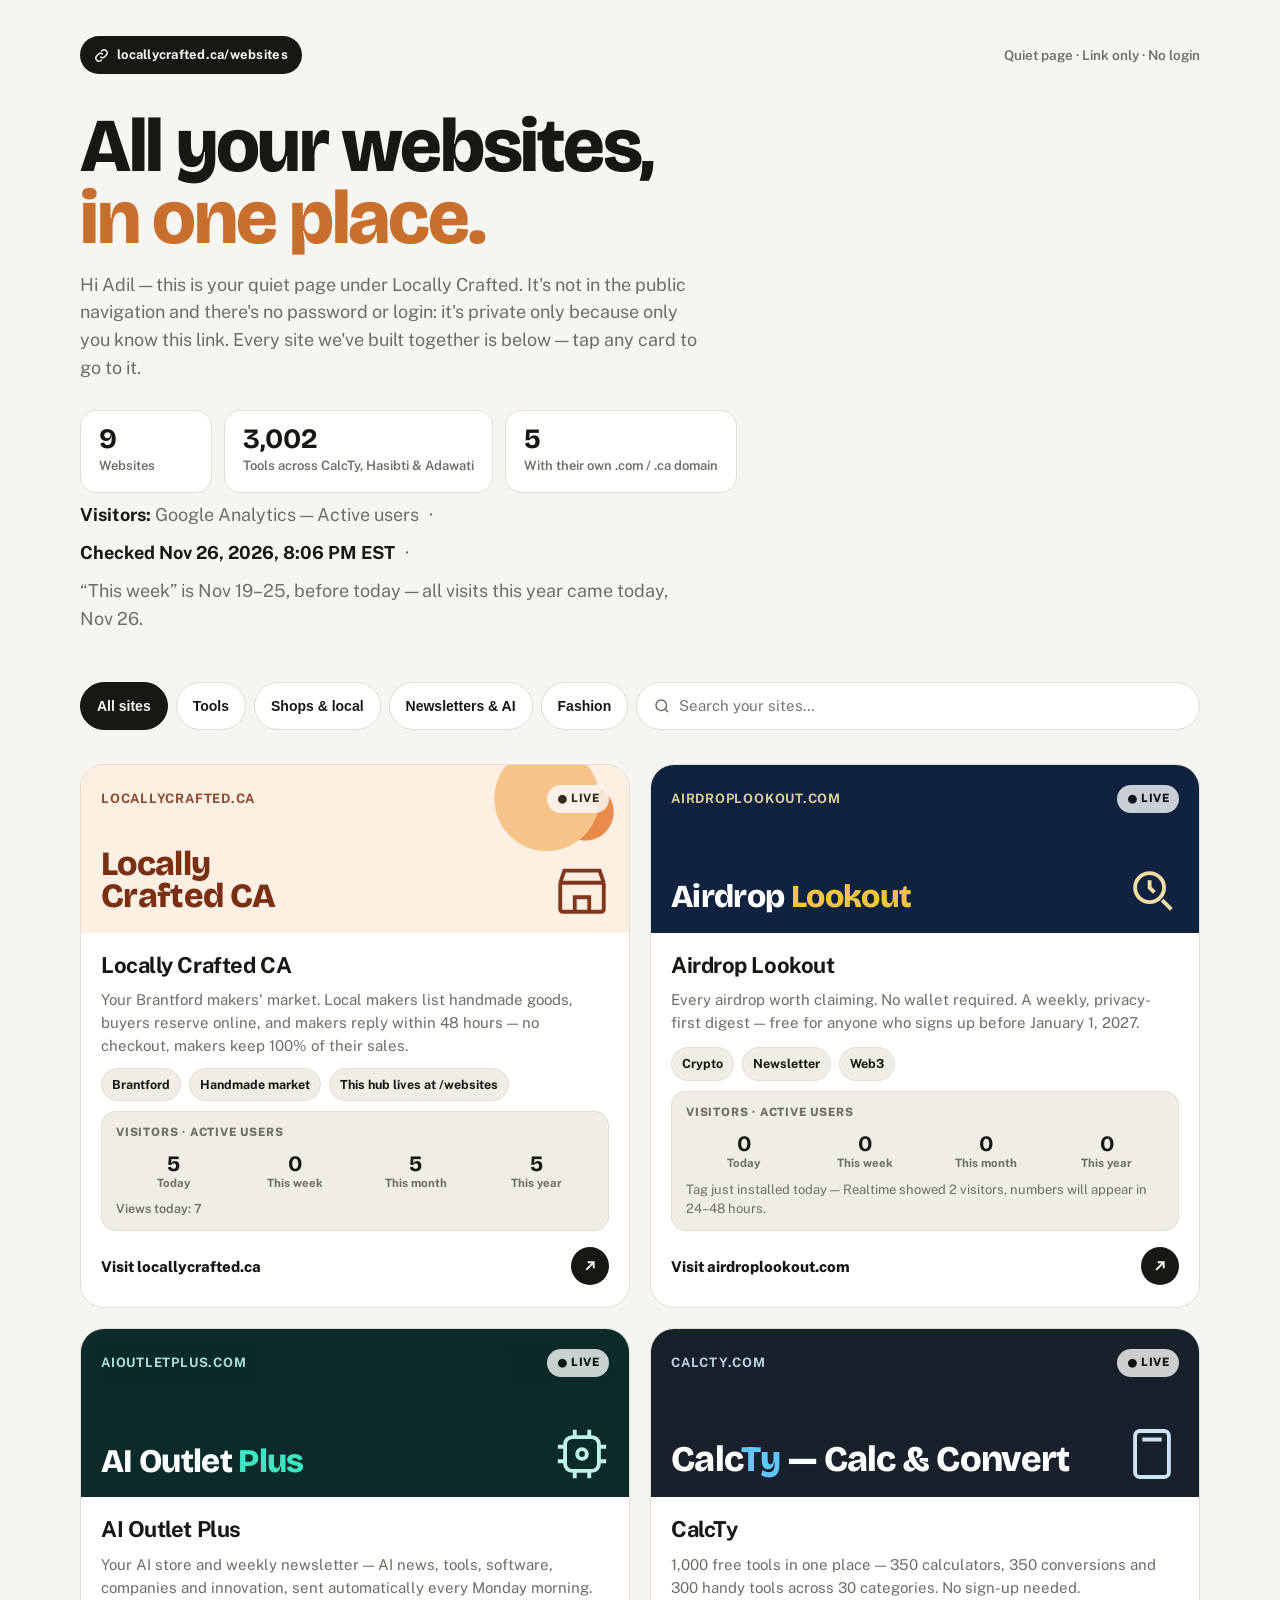
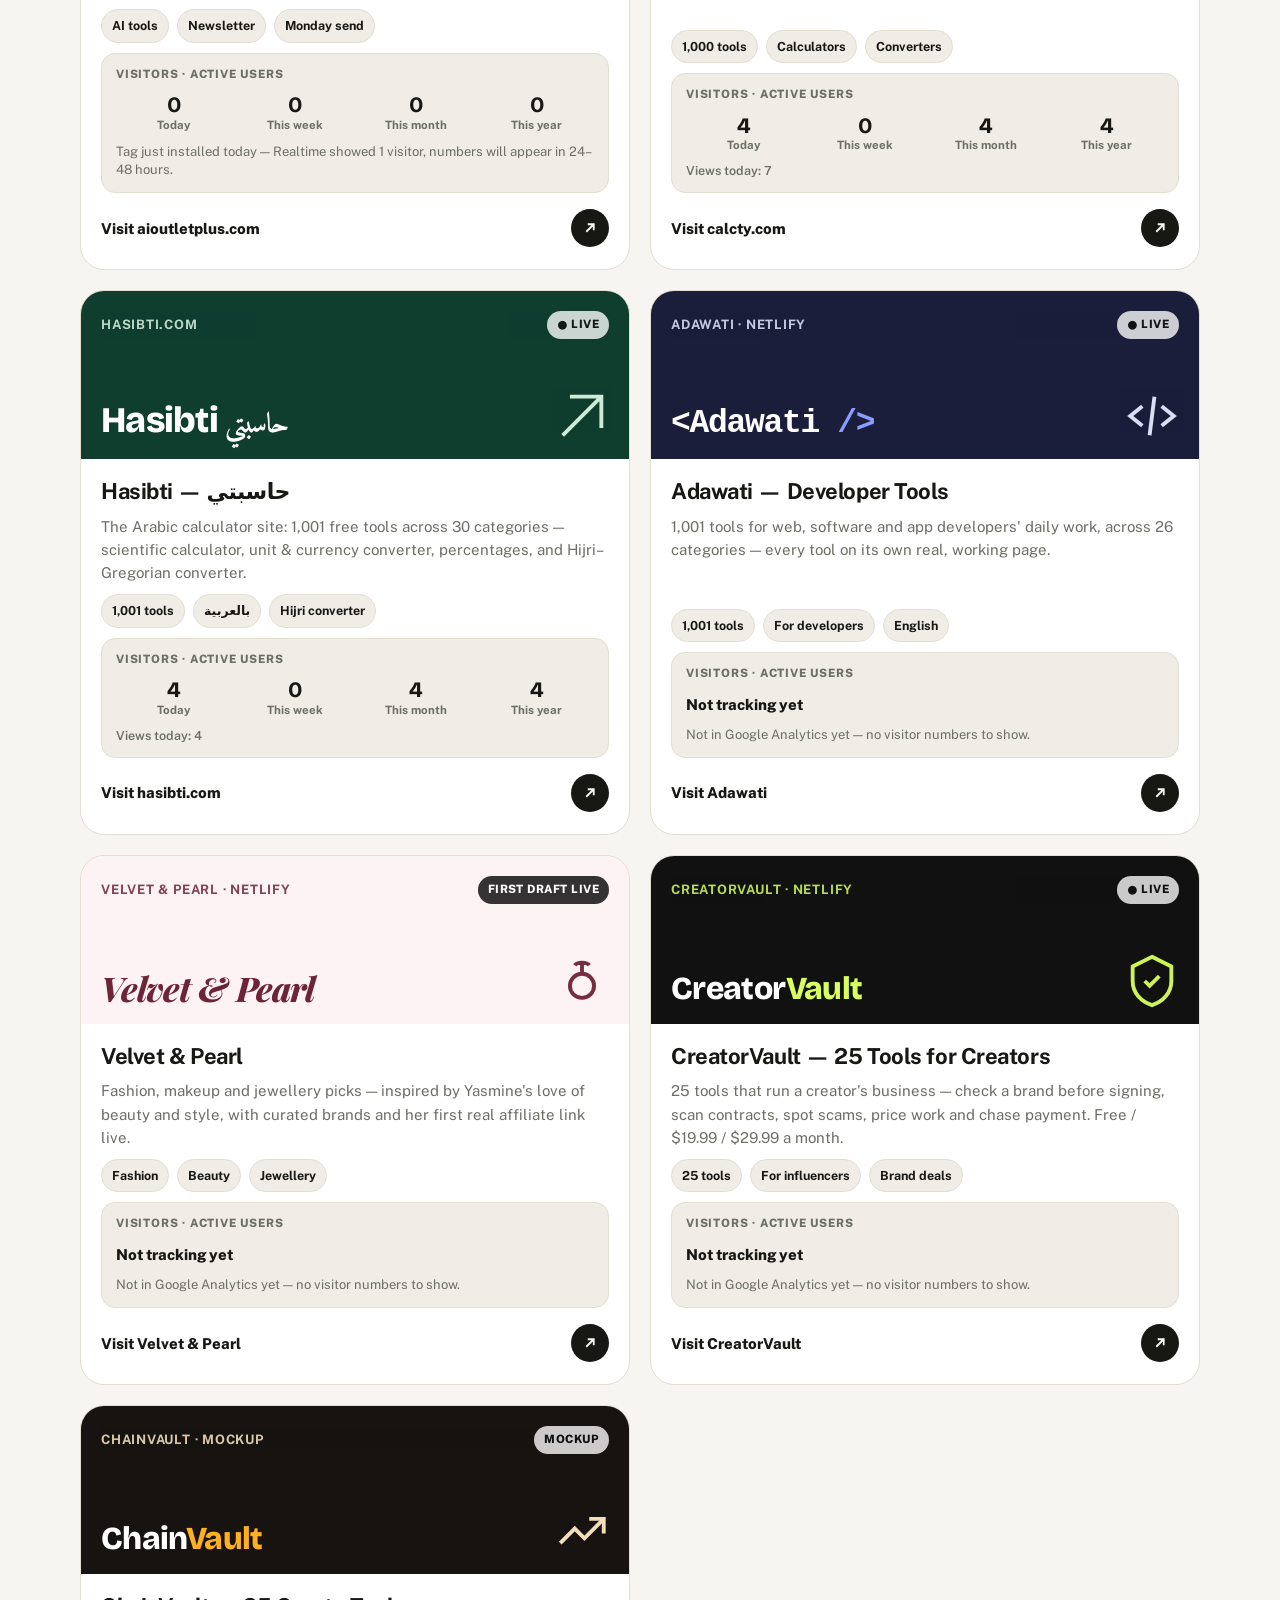
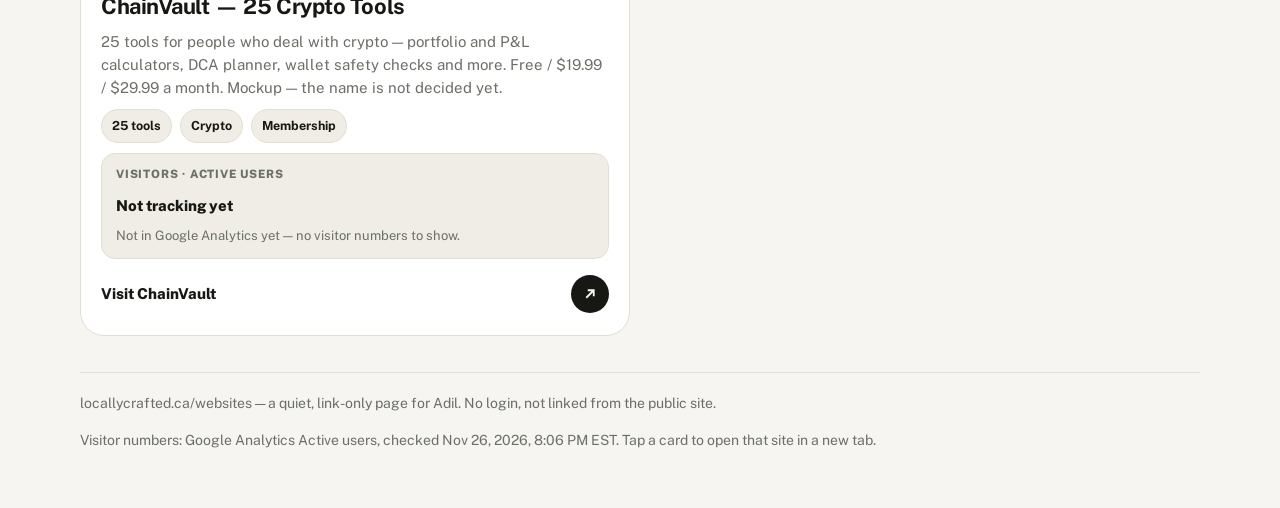
<file: websites/index.html>
<!doctype html>
<html lang="en">
<head>
<meta charset="utf-8">
<meta name="viewport" content="width=device-width, initial-scale=1, viewport-fit=cover">
<meta name="color-scheme" content="light dark">
<link rel="icon" href="data:,">
<title>My Websites Hub — Adil's Sites</title>
<link rel="preconnect" href="https://fonts.googleapis.com">
<link rel="preconnect" href="https://fonts.gstatic.com" crossorigin>
<link href="https://fonts.googleapis.com/css2?family=Bricolage+Grotesque:opsz,wght@12..96,500;12..96,700;12..96,800&family=Public+Sans:wght@400;500;600;700&family=Amiri:wght@700&family=Playfair+Display:ital,wght@0,700;1,600&display=swap" rel="stylesheet">
<style>
:root{
  --bg:#f6f5f1; --surface:#ffffff; --surface2:#efede6; --ink:#171814; --muted:#6b6f66; --line:#e2ded2;
  --accent:#c96f2e; --accent-ink:#fff;
  --radius:20px;
}
@media (prefers-color-scheme: dark){
  :root{ --bg:#121310; --surface:#1c1e1a; --surface2:#23251f; --ink:#f2f0e9; --muted:#a8aca0; --line:#2e302a; }
}
*{box-sizing:border-box}
html{scroll-behavior:smooth}
body{margin:0;background:var(--bg);color:var(--ink);font-family:"Public Sans",system-ui,sans-serif;line-height:1.55}
a{color:inherit}
button,[role="button"]{min-height:44px}
.wrap{max-width:1160px;margin:0 auto;padding:0 20px 56px}

/* Header */
.top{padding:36px 0 8px;display:flex;justify-content:space-between;align-items:center;gap:16px;flex-wrap:wrap}
.private{display:inline-flex;align-items:center;gap:8px;background:var(--ink);color:var(--bg);font-size:13px;font-weight:700;letter-spacing:.02em;padding:9px 14px;border-radius:999px}
.private svg{width:15px;height:15px}
.date{font-size:13.5px;color:var(--muted);font-weight:600}
.hero{padding:28px 0 10px;max-width:820px}
.hero h1{font-family:"Bricolage Grotesque",sans-serif;font-size:clamp(42px,7vw,76px);line-height:.95;letter-spacing:-.03em;margin:0 0 16px;font-weight:800}
.hero h1 em{font-style:normal;color:var(--accent)}
.hero p{font-size:18px;color:var(--muted);max-width:620px;margin:0}
.stats{display:flex;gap:12px;flex-wrap:wrap;margin:28px 0 8px}
.stat{background:var(--surface);border:1px solid var(--line);border-radius:16px;padding:14px 18px;min-width:132px}
.stat b{font-family:"Bricolage Grotesque",sans-serif;font-size:28px;display:block;line-height:1}
.stat span{font-size:13px;color:var(--muted);font-weight:600}

/* Filters */
.filters{display:flex;gap:8px;flex-wrap:wrap;margin:28px 0 22px;position:sticky;top:0;background:var(--bg);padding:12px 0;z-index:5}
.chip{border:1px solid var(--line);background:var(--surface);color:var(--ink);padding:10px 16px;border-radius:999px;font-weight:700;font-size:14px;cursor:pointer}
.chip[aria-pressed="true"]{background:var(--ink);color:var(--bg);border-color:var(--ink)}
.search{flex:1;min-width:200px;display:flex;align-items:center;gap:8px;background:var(--surface);border:1px solid var(--line);border-radius:999px;padding:0 16px}
.search input{border:0;background:transparent;color:var(--ink);font:inherit;font-size:15px;width:100%;padding:11px 0;outline:none}
.search svg{width:18px;height:18px;color:var(--muted);flex:none}

/* Grid */
.grid{display:grid;grid-template-columns:1fr 1fr;gap:20px;width:100%;min-width:0}
@media(max-width:760px){.grid{grid-template-columns:minmax(0,1fr)}}
.card{background:var(--surface);border:1px solid var(--line);border-radius:24px;overflow:hidden;text-decoration:none;display:flex;flex-direction:column;transition:transform .18s ease, box-shadow .18s ease;min-width:0;width:100%;max-width:100%}
.card:hover{transform:translateY(-3px);box-shadow:0 18px 40px rgba(0,0,0,.10)}
.card:focus-visible{outline:3px solid var(--accent);outline-offset:3px}
.visual{height:168px;position:relative;overflow:hidden;padding:20px;display:flex;flex-direction:column;justify-content:space-between}
.visual .mark{font-family:"Bricolage Grotesque",sans-serif;font-weight:800;letter-spacing:-.02em;line-height:.95}
.visual .domain{font-size:13px;font-weight:700;letter-spacing:.06em;text-transform:uppercase;opacity:.85;display:flex;justify-content:space-between;align-items:center;gap:10px}
.badge{background:rgba(255,255,255,.92);color:#111;padding:5px 10px;border-radius:999px;font-size:11.5px;font-weight:800;letter-spacing:.04em;text-transform:uppercase;white-space:nowrap}
.badge.dark{background:#111;color:#fff}
.body{padding:20px 20px 22px;display:flex;flex-direction:column;gap:10px;flex:1;min-width:0;width:100%}
.body h2{margin:0;font-size:22px;line-height:1.15;letter-spacing:-.02em}
.body p{margin:0;color:var(--muted);font-size:15px;flex:1}
.meta{display:flex;gap:8px;flex-wrap:wrap}
.tag{font-size:12.5px;font-weight:700;background:var(--surface2);border:1px solid var(--line);padding:6px 10px;border-radius:999px}
.ga{background:var(--surface2);border:1px solid var(--line);border-radius:14px;padding:12px 14px;width:100%;min-width:0;overflow:visible}
.ga-head{font-size:11.5px;font-weight:800;letter-spacing:.07em;text-transform:uppercase;color:var(--muted);margin-bottom:8px}
.ga-grid{display:grid;grid-template-columns:repeat(4,1fr);gap:6px;text-align:center;width:100%}
.ga-grid>div{min-width:0;padding:2px 0}
.ga-grid b{font-family:"Bricolage Grotesque",sans-serif;font-size:22px;display:block;line-height:1.1;overflow-wrap:anywhere}
.ga-grid span{font-size:11.5px;color:var(--muted);font-weight:700;display:block;line-height:1.3}
.ga-note{font-size:13px;color:var(--muted);margin-top:8px;line-height:1.45}
.ga-note:empty{display:none}
.ga-views{font-size:12.5px;color:var(--muted);font-weight:600;margin-top:6px}
.ga-none{font-weight:800;font-size:15px;padding:2px 0}
.checked{display:flex;gap:10px;flex-wrap:wrap;align-items:baseline;margin:18px 0 4px;font-size:14px;color:var(--muted)}
.checked b{color:var(--ink)}
.visit{margin-top:6px;display:flex;align-items:center;justify-content:space-between;gap:12px;font-weight:800;font-size:15px}
.visit .arrow{width:38px;height:38px;border-radius:50%;background:var(--ink);color:var(--bg);display:grid;place-items:center;flex:none}
.visit .arrow svg{width:18px;height:18px}
.card:hover .arrow{background:var(--accent);color:#fff}

/* Individual visual identities */
.v-local{background:#fdf0e3;color:#7a2e12;background-image:radial-gradient(circle at 85% 20%, #f6c48a 0 52px, transparent 53px),radial-gradient(circle at 92% 28%, #e88a4a 0 28px, transparent 29px)}
.v-local .mark{font-size:34px;max-width:280px}
.v-airdrop{background:#0f2340;color:#ffe9a8}
.v-airdrop .mark{font-size:32px;color:#fff;max-width:300px}
.v-airdrop .mark span{color:#f5c542}
.v-ai{background:#0b2b2b;color:#c8fff2}
.v-ai .mark{font-size:33px;color:#fff}
.v-ai .mark span{color:#3ee6c4}
.v-calc{background:#17202b;color:#d6f0ff}
.v-calc .mark{font-size:36px;color:#fff}
.v-calc .mark span{color:#5ec8ff}
.v-hasibti{background:#0f3d2e;color:#d9f5e3}
.v-hasibti .mark{font-size:36px;color:#fff}
.v-hasibti .arabic{font-family:"Amiri",serif;font-size:28px}
.v-adawati{background:#1b1e3a;color:#e6e8ff}
.v-adawati .mark{font-size:33px;color:#fff;font-family:ui-monospace,Menlo,monospace;letter-spacing:-.04em}
.v-adawati .mark span{color:#8b9cff}
.v-velvet{background:#fdf2f4;color:#6d2436}
.v-velvet .mark{font-family:"Playfair Display",serif;font-size:34px;font-style:italic}
.v-creator{background:#111;color:#d8ff5e}
.v-creator .mark{font-size:32px;color:#fff}
.v-creator .mark span{color:#d8ff5e}
.v-chain{background:#171310;color:#ffe9c4}
.v-chain .mark{font-size:32px;color:#fff}
.v-chain .mark span{color:#ffb020}
.visual .big-icon{position:absolute;right:18px;bottom:14px;width:58px;height:58px;opacity:.95}
.visual .big-icon svg{width:100%;height:100%}

.empty{display:none;background:var(--surface);border:1px dashed var(--line);border-radius:20px;padding:28px;text-align:center;color:var(--muted)}
footer{margin-top:36px;padding-top:20px;border-top:1px solid var(--line);color:var(--muted);font-size:14px;display:flex;justify-content:space-between;gap:16px;flex-wrap:wrap}
@media (prefers-reduced-motion: reduce){.card{transition:none}.card:hover{transform:none}}

/* Mobile: visitor numbers must always be fully visible — 2×2 grid, no overflow, no cut-off */
@media(max-width:640px){
  .wrap{padding:0 14px 48px}
  .body{padding:18px 16px 20px}
  .ga{padding:16px 14px;border-radius:16px}
  .ga-head{font-size:12.5px;margin-bottom:12px;letter-spacing:.06em}
  .ga-grid{grid-template-columns:1fr 1fr;gap:16px 10px}
  .ga-grid>div{background:var(--surface);border:1px solid var(--line);border-radius:12px;padding:12px 8px 10px}
  .ga-grid b{font-size:30px;line-height:1}
  .ga-grid span{font-size:13.5px;margin-top:5px;white-space:normal;overflow-wrap:break-word}
  .ga-views{font-size:13.5px;margin-top:10px}
  .ga-note{font-size:13.5px;margin-top:10px}
  .ga-none{font-size:16px}
  .stats{gap:8px}
  .stat{flex:1 1 calc(33.333% - 8px);min-width:0;padding:12px 10px}
  .stat b{font-size:24px}
  .stat span{font-size:12.5px;line-height:1.3;display:block;margin-top:2px}
  .search{flex:1 1 100%;min-width:0}
  .visual{padding:16px;height:auto;min-height:150px}
  .visual .domain{flex-wrap:wrap}
  .hero h1{font-size:clamp(38px,11vw,56px)}
}
@media(max-width:380px){
  .wrap{padding:0 12px 44px}
  .body{padding:16px 14px 18px}
  .ga-grid{gap:12px 8px}
  .ga-grid b{font-size:28px}
  .ga-grid span{font-size:13px}
}
</style>
</head>
<body>
<div class="wrap">
  <div class="top">
    <span class="private"><svg viewBox="0 0 24 24" fill="none" stroke="currentColor" stroke-width="2.4"><path d="M10 14a5 5 0 0 0 7 0l3-3a5 5 0 0 0-7-7l-1.7 1.7"/><path d="M14 10a5 5 0 0 0-7 0l-3 3a5 5 0 0 0 7 7l1.7-1.7"/></svg> locallycrafted.ca/websites</span>
    <span class="date">Quiet page · Link only · No login</span>
  </div>

  <header class="hero">
    <h1>All your websites,<br><em>in one place.</em></h1>
    <p>Hi Adil — this is your quiet page under Locally Crafted. It's not in the public navigation and there's no password or login: it's private only because only you know this link. Every site we've built together is below — tap any card to go to it.</p>
    <div class="stats">
      <div class="stat"><b>9</b><span>Websites</span></div>
      <div class="stat"><b>3,002</b><span>Tools across CalcTy, Hasibti &amp; Adawati</span></div>
      <div class="stat"><b>5</b><span>With their own .com / .ca domain</span></div>
    </div>
    <p class="checked"><span><b>Visitors:</b> Google Analytics — Active users</span><span>·</span><span><b>Checked Nov 26, 2026, 8:06 PM EST</b></span><span>·</span><span>“This week” is Nov 19–25, before today — all visits this year came today, Nov 26.</span></p>
  </header>

  <div class="filters" role="group" aria-label="Filter websites">
    <button class="chip" data-filter="all" aria-pressed="true">All sites</button>
    <button class="chip" data-filter="tools" aria-pressed="false">Tools</button>
    <button class="chip" data-filter="shops" aria-pressed="false">Shops &amp; local</button>
    <button class="chip" data-filter="news" aria-pressed="false">Newsletters &amp; AI</button>
    <button class="chip" data-filter="books" aria-pressed="false">Fashion</button>
    <label class="search"><svg viewBox="0 0 24 24" fill="none" stroke="currentColor" stroke-width="2"><circle cx="11" cy="11" r="7"/><path d="m20 20-3.5-3.5"/></svg><input id="q" type="search" placeholder="Search your sites…" aria-label="Search your sites"></label>
  </div>

  <main class="grid" id="grid">

    <!-- Locally Crafted -->
    <a class="card" href="https://locallycrafted.ca" target="_blank" rel="noopener" data-cat="shops" data-search="locally crafted brantford makers handmade market canada">
      <div class="visual v-local">
        <div class="domain"><span>locallycrafted.ca</span><span class="badge">● Live</span></div>
        <div class="mark">Locally<br>Crafted CA</div>
        <div class="big-icon"><svg viewBox="0 0 24 24" fill="none" stroke="currentColor" stroke-width="1.6"><path d="M3 9l1.7-5h14.6L21 9M3 9h18M3 9v11a1 1 0 0 0 1 1h16a1 1 0 0 0 1-1V9M9 21v-6h6v6"/></svg></div>
      </div>
      <div class="body">
        <h2>Locally Crafted CA</h2>
        <p>Your Brantford makers' market. Local makers list handmade goods, buyers reserve online, and makers reply within 48 hours — no checkout, makers keep 100% of their sales.</p>
        <div class="meta"><span class="tag">Brantford</span><span class="tag">Handmade market</span><span class="tag">This hub lives at /websites</span></div>
        <div class="ga"><div class="ga-head">Visitors · Active users</div><div class="ga-grid"><div><b>5</b><span>Today</span></div><div><b>0</b><span>This week</span></div><div><b>5</b><span>This month</span></div><div><b>5</b><span>This year</span></div></div><div class="ga-views">Views today: 7</div></div>
        <div class="visit"><span>Visit locallycrafted.ca</span><span class="arrow"><svg viewBox="0 0 24 24" fill="none" stroke="currentColor" stroke-width="2.4"><path d="M7 17L17 7M9 7h8v8"/></svg></span></div>
      </div>
    </a>

    <!-- Airdrop Lookout -->
    <a class="card" href="https://airdroplookout.com" target="_blank" rel="noopener" data-cat="news" data-search="airdrop lookout crypto newsletter airdrops">
      <div class="visual v-airdrop">
        <div class="domain"><span>airdroplookout.com</span><span class="badge">● Live</span></div>
        <div class="mark">Airdrop <span>Lookout</span></div>
        <div class="big-icon"><svg viewBox="0 0 24 24" fill="none" stroke="currentColor" stroke-width="1.6"><circle cx="11" cy="11" r="6"/><path d="m20 20-3.8-3.8M11 8v3l2 2"/></svg></div>
      </div>
      <div class="body">
        <h2>Airdrop Lookout</h2>
        <p>Every airdrop worth claiming. No wallet required. A weekly, privacy-first digest — free for anyone who signs up before January 1, 2027.</p>
        <div class="meta"><span class="tag">Crypto</span><span class="tag">Newsletter</span><span class="tag">Web3</span></div>
        <div class="ga"><div class="ga-head">Visitors · Active users</div><div class="ga-grid"><div><b>0</b><span>Today</span></div><div><b>0</b><span>This week</span></div><div><b>0</b><span>This month</span></div><div><b>0</b><span>This year</span></div></div><div class="ga-note">Tag just installed today — Realtime showed 2 visitors, numbers will appear in 24–48 hours.</div></div>
        <div class="visit"><span>Visit airdroplookout.com</span><span class="arrow"><svg viewBox="0 0 24 24" fill="none" stroke="currentColor" stroke-width="2.4"><path d="M7 17L17 7M9 7h8v8"/></svg></span></div>
      </div>
    </a>

    <!-- AI Outlet Plus -->
    <a class="card" href="https://aioutletplus.com" target="_blank" rel="noopener" data-cat="news" data-search="ai outlet plus ai store artificial intelligence tools news">
      <div class="visual v-ai">
        <div class="domain"><span>aioutletplus.com</span><span class="badge">● Live</span></div>
        <div class="mark">AI Outlet <span>Plus</span></div>
        <div class="big-icon"><svg viewBox="0 0 24 24" fill="none" stroke="currentColor" stroke-width="1.6"><rect x="5" y="5" width="14" height="14" rx="3"/><path d="M9 2v3M15 2v3M9 19v3M15 19v3M2 9h3M2 15h3M19 9h3M19 15h3"/><circle cx="12" cy="12" r="2"/></svg></div>
      </div>
      <div class="body">
        <h2>AI Outlet Plus</h2>
        <p>Your AI store and weekly newsletter — AI news, tools, software, companies and innovation, sent automatically every Monday morning.</p>
        <div class="meta"><span class="tag">AI tools</span><span class="tag">Newsletter</span><span class="tag">Monday send</span></div>
        <div class="ga"><div class="ga-head">Visitors · Active users</div><div class="ga-grid"><div><b>0</b><span>Today</span></div><div><b>0</b><span>This week</span></div><div><b>0</b><span>This month</span></div><div><b>0</b><span>This year</span></div></div><div class="ga-note">Tag just installed today — Realtime showed 1 visitor, numbers will appear in 24–48 hours.</div></div>
        <div class="visit"><span>Visit aioutletplus.com</span><span class="arrow"><svg viewBox="0 0 24 24" fill="none" stroke="currentColor" stroke-width="2.4"><path d="M7 17L17 7M9 7h8v8"/></svg></span></div>
      </div>
    </a>

    <!-- CalcTy -->
    <a class="card" href="https://calcty.com" target="_blank" rel="noopener" data-cat="tools" data-search="calcty calct calc convert calculators converters">
      <div class="visual v-calc">
        <div class="domain"><span>calcty.com</span><span class="badge">● Live</span></div>
        <div class="mark">Calc<span>Ty</span> — Calc &amp; Convert</div>
        <div class="big-icon"><svg viewBox="0 0 24 24" fill="none" stroke="currentColor" stroke-width="1.6"><rect x="5" y="2.5" width="14" height="19" rx="2"/><path d="M8 6h8M8 11h.01M12 11h.01M16 11h.01M8 15h.01M12 15h.01M16 15h.01M8 19h.01M12 19h.01M16 19h.01"/></svg></div>
      </div>
      <div class="body">
        <h2>CalcTy</h2>
        <p>1,000 free tools in one place — 350 calculators, 350 conversions and 300 handy tools across 30 categories. No sign-up needed.</p>
        <div class="meta"><span class="tag">1,000 tools</span><span class="tag">Calculators</span><span class="tag">Converters</span></div>
        <div class="ga"><div class="ga-head">Visitors · Active users</div><div class="ga-grid"><div><b>4</b><span>Today</span></div><div><b>0</b><span>This week</span></div><div><b>4</b><span>This month</span></div><div><b>4</b><span>This year</span></div></div><div class="ga-views">Views today: 7</div></div>
        <div class="visit"><span>Visit calcty.com</span><span class="arrow"><svg viewBox="0 0 24 24" fill="none" stroke="currentColor" stroke-width="2.4"><path d="M7 17L17 7M9 7h8v8"/></svg></span></div>
      </div>
    </a>

    <!-- Hasibti -->
    <a class="card" href="https://hasibti.com" target="_blank" rel="noopener" data-cat="tools" data-search="hasibti hasibty arabic calculator حاسبتي">
      <div class="visual v-hasibti">
        <div class="domain"><span>hasibti.com</span><span class="badge">● Live</span></div>
        <div class="mark">Hasibti <span class="arabic">حاسبتي</span></div>
        <div class="big-icon"><svg viewBox="0 0 24 24" fill="none" stroke="currentColor" stroke-width="1.6"><path d="M4 20L20 4M7 4h13v13"/></svg></div>
      </div>
      <div class="body">
        <h2>Hasibti — حاسبتي</h2>
        <p>The Arabic calculator site: 1,001 free tools across 30 categories — scientific calculator, unit &amp; currency converter, percentages, and Hijri–Gregorian converter.</p>
        <div class="meta"><span class="tag">1,001 tools</span><span class="tag">بالعربية</span><span class="tag">Hijri converter</span></div>
        <div class="ga"><div class="ga-head">Visitors · Active users</div><div class="ga-grid"><div><b>4</b><span>Today</span></div><div><b>0</b><span>This week</span></div><div><b>4</b><span>This month</span></div><div><b>4</b><span>This year</span></div></div><div class="ga-views">Views today: 4</div></div>
        <div class="visit"><span>Visit hasibti.com</span><span class="arrow"><svg viewBox="0 0 24 24" fill="none" stroke="currentColor" stroke-width="2.4"><path d="M7 17L17 7M9 7h8v8"/></svg></span></div>
      </div>
    </a>

    <!-- Adawati -->
    <a class="card" href="https://lovely-baklava-611aec.netlify.app/" target="_blank" rel="noopener" data-cat="tools" data-search="adawati developer tools dev programming">
      <div class="visual v-adawati">
        <div class="domain"><span>adawati · netlify</span><span class="badge">● Live</span></div>
        <div class="mark">&lt;Adawati<span> /&gt;</span></div>
        <div class="big-icon"><svg viewBox="0 0 24 24" fill="none" stroke="currentColor" stroke-width="1.6"><path d="m8 8-5 4 5 4M16 8l5 4-5 4M13 4l-2 16"/></svg></div>
      </div>
      <div class="body">
        <h2>Adawati — Developer Tools</h2>
        <p>1,001 tools for web, software and app developers' daily work, across 26 categories — every tool on its own real, working page.</p>
        <div class="meta"><span class="tag">1,001 tools</span><span class="tag">For developers</span><span class="tag">English</span></div>
        <div class="ga"><div class="ga-head">Visitors · Active users</div><div class="ga-none">Not tracking yet</div><div class="ga-note">Not in Google Analytics yet — no visitor numbers to show.</div></div>
        <div class="visit"><span>Visit Adawati</span><span class="arrow"><svg viewBox="0 0 24 24" fill="none" stroke="currentColor" stroke-width="2.4"><path d="M7 17L17 7M9 7h8v8"/></svg></span></div>
      </div>
    </a>

    <!-- Velvet & Pearl -->
    <a class="card" href="https://velvet-pearl-first-draft.netlify.app/" target="_blank" rel="noopener" data-cat="books shops" data-search="velvet pearl fashion makeup jewelry beauty yasmine">
      <div class="visual v-velvet">
        <div class="domain"><span>velvet &amp; pearl · netlify</span><span class="badge dark">First draft live</span></div>
        <div class="mark">Velvet &amp; Pearl</div>
        <div class="big-icon"><svg viewBox="0 0 24 24" fill="none" stroke="currentColor" stroke-width="1.6"><circle cx="12" cy="14" r="5"/><path d="M12 9V4M9 5.5C10 4 14 4 15 5.5"/></svg></div>
      </div>
      <div class="body">
        <h2>Velvet &amp; Pearl</h2>
        <p>Fashion, makeup and jewellery picks — inspired by Yasmine's love of beauty and style, with curated brands and her first real affiliate link live.</p>
        <div class="meta"><span class="tag">Fashion</span><span class="tag">Beauty</span><span class="tag">Jewellery</span></div>
        <div class="ga"><div class="ga-head">Visitors · Active users</div><div class="ga-none">Not tracking yet</div><div class="ga-note">Not in Google Analytics yet — no visitor numbers to show.</div></div>
        <div class="visit"><span>Visit Velvet &amp; Pearl</span><span class="arrow"><svg viewBox="0 0 24 24" fill="none" stroke="currentColor" stroke-width="2.4"><path d="M7 17L17 7M9 7h8v8"/></svg></span></div>
      </div>
    </a>


    <!-- CreatorVault -->
    <a class="card" href="https://effulgent-flan-5e3c57.netlify.app/" target="_blank" rel="noopener" data-cat="tools" data-search="creatorvault creator influencers brand deals tools membership">
      <div class="visual v-creator">
        <div class="domain"><span>creatorvault · netlify</span><span class="badge">● Live</span></div>
        <div class="mark">Creator<span>Vault</span></div>
        <div class="big-icon"><svg viewBox="0 0 24 24" fill="none" stroke="currentColor" stroke-width="1.6"><path d="M12 2l8 4v6c0 5-3.5 8.5-8 10-4.5-1.5-8-5-8-10V6l8-4z"/><path d="M9 12l2 2 4-4"/></svg></div>
      </div>
      <div class="body">
        <h2>CreatorVault — 25 Tools for Creators</h2>
        <p>25 tools that run a creator's business — check a brand before signing, scan contracts, spot scams, price work and chase payment. Free / $19.99 / $29.99 a month.</p>
        <div class="meta"><span class="tag">25 tools</span><span class="tag">For influencers</span><span class="tag">Brand deals</span></div>
        <div class="ga"><div class="ga-head">Visitors · Active users</div><div class="ga-none">Not tracking yet</div><div class="ga-note">Not in Google Analytics yet — no visitor numbers to show.</div></div>
        <div class="visit"><span>Visit CreatorVault</span><span class="arrow"><svg viewBox="0 0 24 24" fill="none" stroke="currentColor" stroke-width="2.4"><path d="M7 17L17 7M9 7h8v8"/></svg></span></div>
      </div>
    </a>

    <!-- ChainVault -->
    <a class="card" href="https://muse.ai/s/crypto-membership-site-mockup-xpi6xoxeyxsjxaxgxr/2gIcq0QdW0xD3NBzAh7lYyXsnCrGJ81f02BEmrHcL4o" target="_blank" rel="noopener" data-cat="tools" data-search="chainvault crypto tools membership portfolio trading">
      <div class="visual v-chain">
        <div class="domain"><span>chainvault · mockup</span><span class="badge">Mockup</span></div>
        <div class="mark">Chain<span>Vault</span></div>
        <div class="big-icon"><svg viewBox="0 0 24 24" fill="none" stroke="currentColor" stroke-width="1.6"><path d="M3 17l6-6 4 4 8-8"/><path d="M15 7h6v6"/></svg></div>
      </div>
      <div class="body">
        <h2>ChainVault — 25 Crypto Tools</h2>
        <p>25 tools for people who deal with crypto — portfolio and P&amp;L calculators, DCA planner, wallet safety checks and more. Free / $19.99 / $29.99 a month. Mockup — the name is not decided yet.</p>
        <div class="meta"><span class="tag">25 tools</span><span class="tag">Crypto</span><span class="tag">Membership</span></div>
        <div class="ga"><div class="ga-head">Visitors · Active users</div><div class="ga-none">Not tracking yet</div><div class="ga-note">Not in Google Analytics yet — no visitor numbers to show.</div></div>
        <div class="visit"><span>Visit ChainVault</span><span class="arrow"><svg viewBox="0 0 24 24" fill="none" stroke="currentColor" stroke-width="2.4"><path d="M7 17L17 7M9 7h8v8"/></svg></span></div>
      </div>
    </a>

  </main>

  <div class="empty" id="empty">No site matches that search — try “tools”, “crypto” or “fashion”.</div>

  <footer>
    <span>locallycrafted.ca/websites — a quiet, link-only page for Adil. No login, not linked from the public site.</span>
    <span>Visitor numbers: Google Analytics Active users, checked Nov 26, 2026, 8:06 PM EST. Tap a card to open that site in a new tab.</span>
  </footer>
</div>

<script src="/websites/websites.js" defer></script>
</body>
</html>
</file>
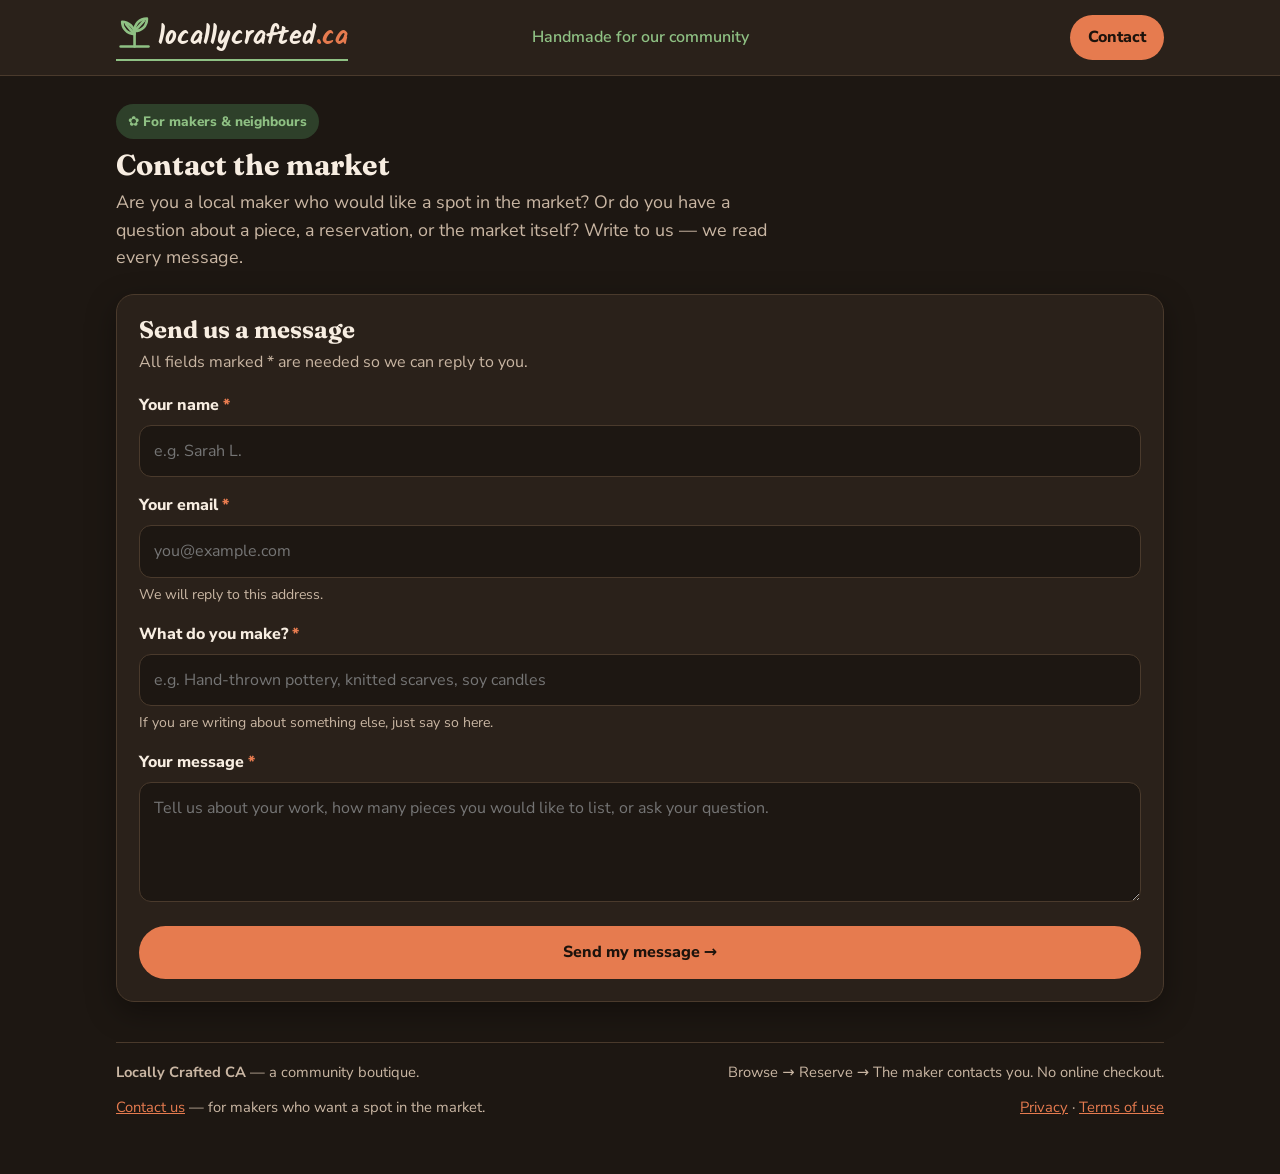
<file: contact.html>
<!doctype html>
<html lang="en">
<head>
<meta charset="utf-8" />
<meta name="viewport" content="width=device-width, initial-scale=1, viewport-fit=cover" />
<meta name="color-scheme" content="dark" />
<meta name="theme-color" content="#1D1712" />
<meta name="description" content="Contact Locally Crafted CA — for local makers who would like a spot in the market, or anyone with a question about the market." />
<link rel="icon" href="data:image/svg+xml,%3Csvg xmlns='http://www.w3.org/2000/svg' viewBox='0 0 64 64'%3E%3Ccircle cx='32' cy='32' r='30' fill='%23BC4A24'/%3E%3Ctext x='32' y='42' font-family='Georgia,serif' font-size='32' font-weight='bold' fill='%23FFF7EE' text-anchor='middle'%3EY%3C/text%3E%3C/svg%3E" />
<title>Contact — Locally Crafted CA</title>
<link rel="preconnect" href="https://fonts.googleapis.com">
<link rel="preconnect" href="https://fonts.gstatic.com" crossorigin>
<link href="https://fonts.googleapis.com/css2?family=Fraunces:opsz,wght@9..144,600;9..144,700&family=Nunito+Sans:opsz,wght@6..12,400;6..12,600;6..12,700;6..12,800&family=Kalam:wght@700&display=swap" rel="stylesheet">
<link rel="stylesheet" href="styles.css" />
<!-- Google Analytics 4 — property locallycrafted.ca (G-V7WQTL1XP1).
     Config lives in ga.js (external file, not inline) so the site's
     Content-Security-Policy stays strict (no 'unsafe-inline'). -->
<script async src="https://www.googletagmanager.com/gtag/js?id=G-V7WQTL1XP1"></script>
<script src="/ga.js" defer></script>
</head>
<body>

<header class="topbar">
  <div class="topbar-inner">
    <a class="brand" href="/"><svg viewBox="0 0 24 24" fill="none" stroke="currentColor" stroke-width="1.7" stroke-linecap="round" stroke-linejoin="round" aria-hidden="true"><path d="M12 13C7 13 4 9 4 5c4 0 8 3.5 8 8Z"/><path d="M12 11c0-4.5 3-8 8-8 0 5-3.5 8-8 8Z"/><path d="M11 12 6.5 6.5"/><path d="M13 10l5-5.5"/><path d="M12 21V11"/><path d="M3 21h18"/></svg>locallycrafted<span>.ca</span></a>
    <span class="topbar-tagline">Handmade for our community</span>
    <a class="topnav-link" href="/contact">Contact</a>
  </div>
</header>

<div class="wrap">

  <div class="hero">
    <span class="hero-badge">✿ For makers &amp; neighbours</span>
    <h1>Contact the market</h1>
    <p class="lead">Are you a local maker who would like a spot in the market? Or do you have a question about a piece, a reservation, or the market itself? Write to us — we read every message.</p>
  </div>

  <div class="form-layout" style="grid-template-columns:1fr">
    <form class="reserve" id="contact-form" novalidate>
      <h2>Send us a message</h2>
      <p class="sub">All fields marked * are needed so we can reply to you.</p>
      <div class="error" id="form-error" role="alert"></div>

      <div class="field">
        <label for="c-name">Your name <span class="req">*</span></label>
        <input type="text" id="c-name" name="name" placeholder="e.g. Sarah L." autocomplete="name" required />
      </div>
      <div class="field">
        <label for="c-email">Your email <span class="req">*</span></label>
        <input type="email" id="c-email" name="email" placeholder="you@example.com" autocomplete="email" maxlength="50" required />
        <p class="hint">We will reply to this address.</p>
      </div>
      <div class="field">
        <label for="c-makes">What do you make? <span class="req">*</span></label>
        <input type="text" id="c-makes" name="what_you_make" placeholder="e.g. Hand-thrown pottery, knitted scarves, soy candles" required />
        <p class="hint">If you are writing about something else, just say so here.</p>
      </div>
      <div class="field">
        <label for="c-msg">Your message <span class="req">*</span></label>
        <textarea id="c-msg" name="message" placeholder="Tell us about your work, how many pieces you would like to list, or ask your question." required></textarea>
      </div>

      <input type="text" name="_honey" class="hp" tabindex="-1" autocomplete="off" aria-hidden="true" />

      <button type="submit" class="btn btn-primary btn-block" id="submit-btn">Send my message →</button>
    </form>
  </div>

  <div class="confirm" id="contact-thanks" style="display:none">
    <div class="check" aria-hidden="true">
      <svg viewBox="0 0 24 24" fill="none" stroke="currentColor" stroke-width="2.5" stroke-linecap="round" stroke-linejoin="round"><path d="M20 6L9 17l-5-5"/></svg>
    </div>
    <h2>Thank you — your message has been sent!</h2>
    <p class="lead">We will get back to you shortly at <strong id="t-email">your email</strong>, usually within a day or two.</p>
    <div class="confirm-actions" style="margin-top:20px">
      <a class="btn btn-primary" href="/">← Back to the shop</a>
    </div>
  </div>

  <footer>
    <span><strong>Locally Crafted CA</strong> — a community boutique.</span>
    <span>Browse → Reserve → The maker contacts you. No online checkout.</span>
    <span><a href="/contact">Contact us</a> — for makers who want a spot in the market.</span>
    <span><a href="/privacy">Privacy</a> · <a href="/terms">Terms of use</a></span>
  </footer>
</div>

<script src="contact.js"></script>
</body>
</html>
</file>
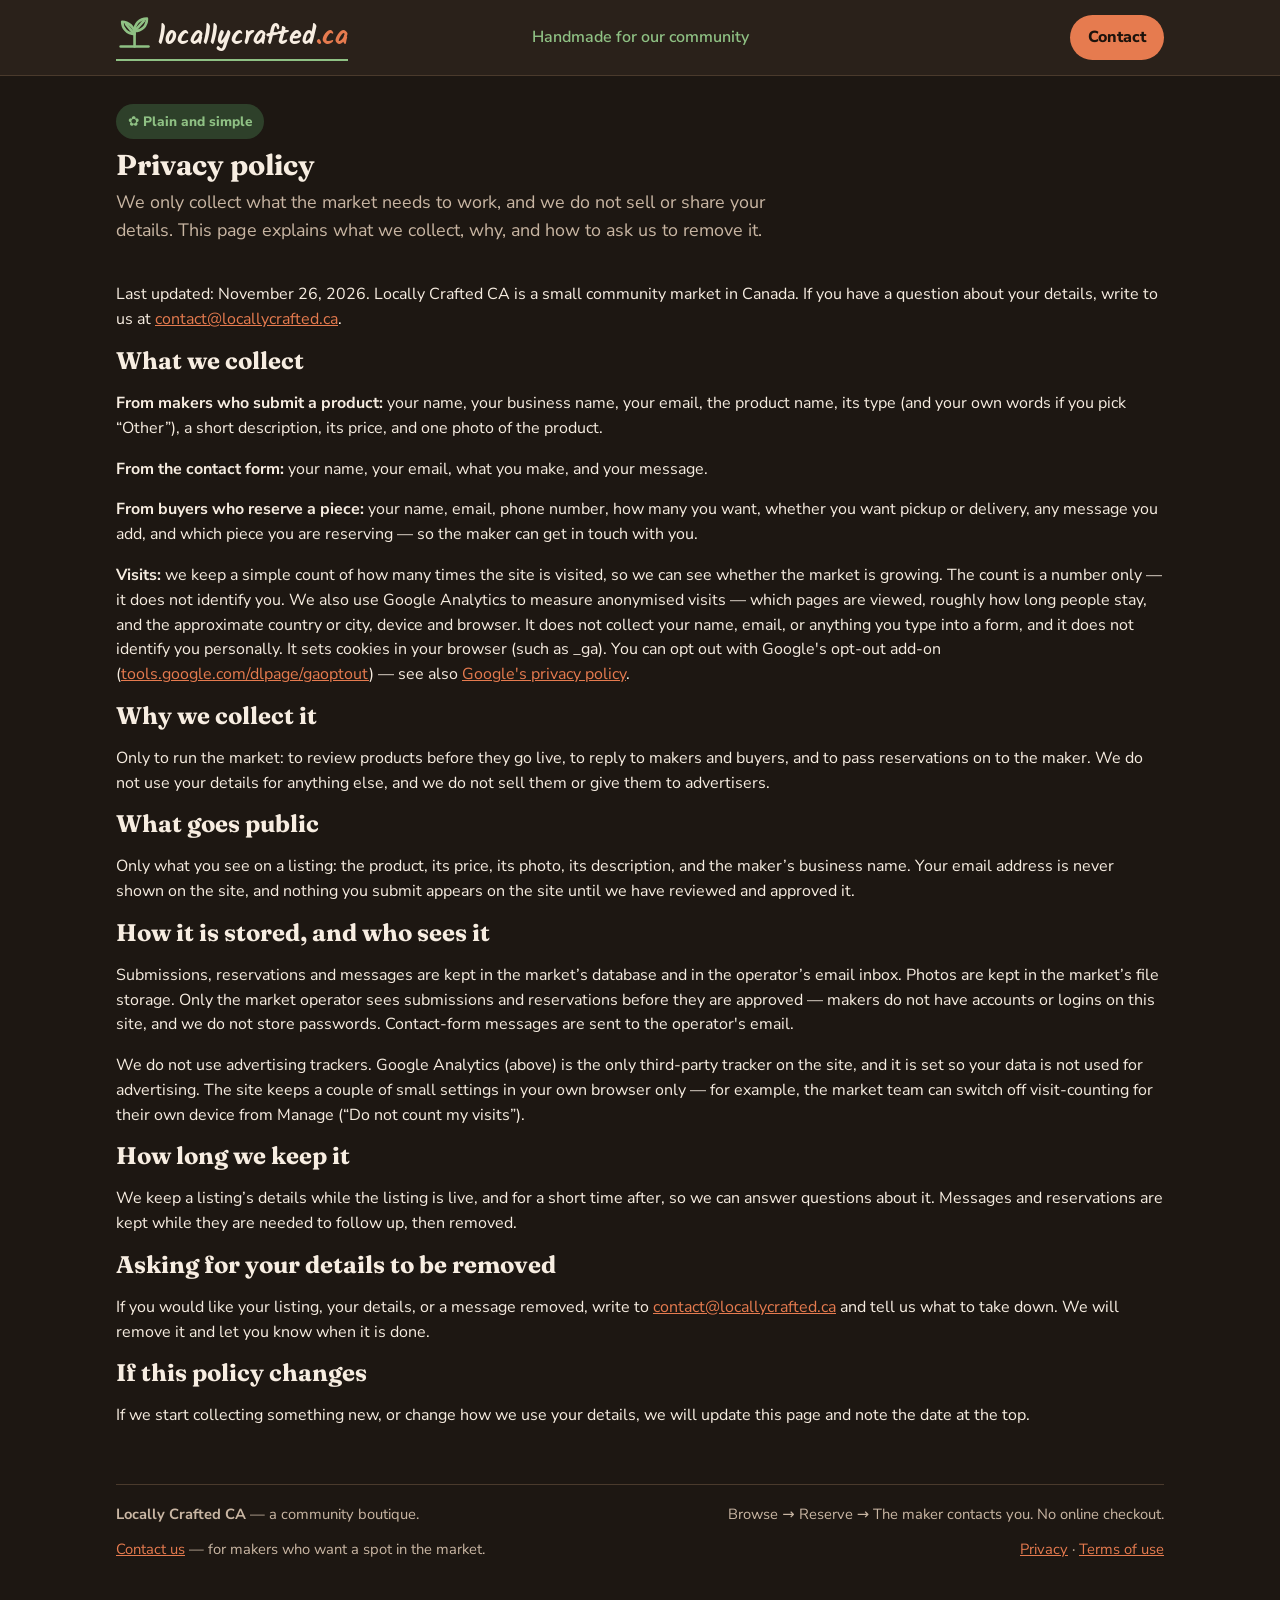
<file: privacy.html>
<!doctype html>
<html lang="en">
<head>
<meta charset="utf-8" />
<meta name="viewport" content="width=device-width, initial-scale=1, viewport-fit=cover" />
<meta name="color-scheme" content="dark" />
<meta name="theme-color" content="#1D1712" />
<meta name="description" content="Privacy policy for Locally Crafted CA — what we collect from makers and buyers, why, and how to ask for your details to be removed." />
<link rel="icon" href="data:image/svg+xml,%3Csvg xmlns='http://www.w3.org/2000/svg' viewBox='0 0 64 64'%3E%3Ccircle cx='32' cy='32' r='30' fill='%23BC4A24'/%3E%3Ctext x='32' y='42' font-family='Georgia,serif' font-size='32' font-weight='bold' fill='%23FFF7EE' text-anchor='middle'%3EY%3C/text%3E%3C/svg%3E" />
<title>Privacy policy — Locally Crafted CA</title>
<link rel="preconnect" href="https://fonts.googleapis.com">
<link rel="preconnect" href="https://fonts.gstatic.com" crossorigin>
<link href="https://fonts.googleapis.com/css2?family=Fraunces:opsz,wght@9..144,600;9..144,700&family=Nunito+Sans:opsz,wght@6..12,400;6..12,600;6..12,700;6..12,800&family=Kalam:wght@700&display=swap" rel="stylesheet">
<link rel="stylesheet" href="styles.css" />
<!-- Google Analytics 4 — property locallycrafted.ca (G-V7WQTL1XP1).
     Config lives in ga.js (external file, not inline) so the site's
     Content-Security-Policy stays strict (no 'unsafe-inline'). -->
<script async src="https://www.googletagmanager.com/gtag/js?id=G-V7WQTL1XP1"></script>
<script src="/ga.js" defer></script>
</head>
<body>

<header class="topbar">
  <div class="topbar-inner">
    <a class="brand" href="/"><svg viewBox="0 0 24 24" fill="none" stroke="currentColor" stroke-width="1.7" stroke-linecap="round" stroke-linejoin="round" aria-hidden="true"><path d="M12 13C7 13 4 9 4 5c4 0 8 3.5 8 8Z"/><path d="M12 11c0-4.5 3-8 8-8 0 5-3.5 8-8 8Z"/><path d="M11 12 6.5 6.5"/><path d="M13 10l5-5.5"/><path d="M12 21V11"/><path d="M3 21h18"/></svg>locallycrafted<span>.ca</span></a>
    <span class="topbar-tagline">Handmade for our community</span>
    <a class="topnav-link" href="/contact">Contact</a>
  </div>
</header>

<div class="wrap">

  <div class="hero">
    <span class="hero-badge">✿ Plain and simple</span>
    <h1>Privacy policy</h1>
    <p class="lead">We only collect what the market needs to work, and we do not sell or share your details. This page explains what we collect, why, and how to ask us to remove it.</p>
  </div>

  <div class="form-layout" style="grid-template-columns:1fr">
    <div class="page-card">
      <p class="updated">Last updated: November 26, 2026. Locally Crafted CA is a small community market in Canada. If you have a question about your details, write to us at <a href="mailto:contact@locallycrafted.ca">contact@locallycrafted.ca</a>.</p>

      <h2>What we collect</h2>
      <p><strong>From makers who submit a product:</strong> your name, your business name, your email, the product name, its type (and your own words if you pick “Other”), a short description, its price, and one photo of the product.</p>
      <p><strong>From the contact form:</strong> your name, your email, what you make, and your message.</p>
      <p><strong>From buyers who reserve a piece:</strong> your name, email, phone number, how many you want, whether you want pickup or delivery, any message you add, and which piece you are reserving — so the maker can get in touch with you.</p>
      <p><strong>Visits:</strong> we keep a simple count of how many times the site is visited, so we can see whether the market is growing. The count is a number only — it does not identify you. We also use Google Analytics to measure anonymised visits — which pages are viewed, roughly how long people stay, and the approximate country or city, device and browser. It does not collect your name, email, or anything you type into a form, and it does not identify you personally. It sets cookies in your browser (such as _ga). You can opt out with Google's opt-out add-on (<a href="https://tools.google.com/dlpage/gaoptout">tools.google.com/dlpage/gaoptout</a>) — see also <a href="https://policies.google.com/privacy">Google's privacy policy</a>.</p>

      <h2>Why we collect it</h2>
      <p>Only to run the market: to review products before they go live, to reply to makers and buyers, and to pass reservations on to the maker. We do not use your details for anything else, and we do not sell them or give them to advertisers.</p>

      <h2>What goes public</h2>
      <p>Only what you see on a listing: the product, its price, its photo, its description, and the maker’s business name. Your email address is never shown on the site, and nothing you submit appears on the site until we have reviewed and approved it.</p>

      <h2>How it is stored, and who sees it</h2>
      <p>Submissions, reservations and messages are kept in the market’s database and in the operator’s email inbox. Photos are kept in the market’s file storage. Only the market operator sees submissions and reservations before they are approved — makers do not have accounts or logins on this site, and we do not store passwords. Contact-form messages are sent to the operator's email.</p>
      <p>We do not use advertising trackers. Google Analytics (above) is the only third-party tracker on the site, and it is set so your data is not used for advertising. The site keeps a couple of small settings in your own browser only — for example, the market team can switch off visit-counting for their own device from Manage (“Do not count my visits”).</p>

      <h2>How long we keep it</h2>
      <p>We keep a listing’s details while the listing is live, and for a short time after, so we can answer questions about it. Messages and reservations are kept while they are needed to follow up, then removed.</p>

      <h2>Asking for your details to be removed</h2>
      <p>If you would like your listing, your details, or a message removed, write to <a href="mailto:contact@locallycrafted.ca">contact@locallycrafted.ca</a> and tell us what to take down. We will remove it and let you know when it is done.</p>

      <h2>If this policy changes</h2>
      <p>If we start collecting something new, or change how we use your details, we will update this page and note the date at the top.</p>
    </div>
  </div>

  <footer>
    <span><strong>Locally Crafted CA</strong> — a community boutique.</span>
    <span>Browse → Reserve → The maker contacts you. No online checkout.</span>
    <span><a href="/contact">Contact us</a> — for makers who want a spot in the market.</span>
    <span><a href="/privacy">Privacy</a> · <a href="/terms">Terms of use</a></span>
  </footer>
</div>

</body>
</html>
</file>
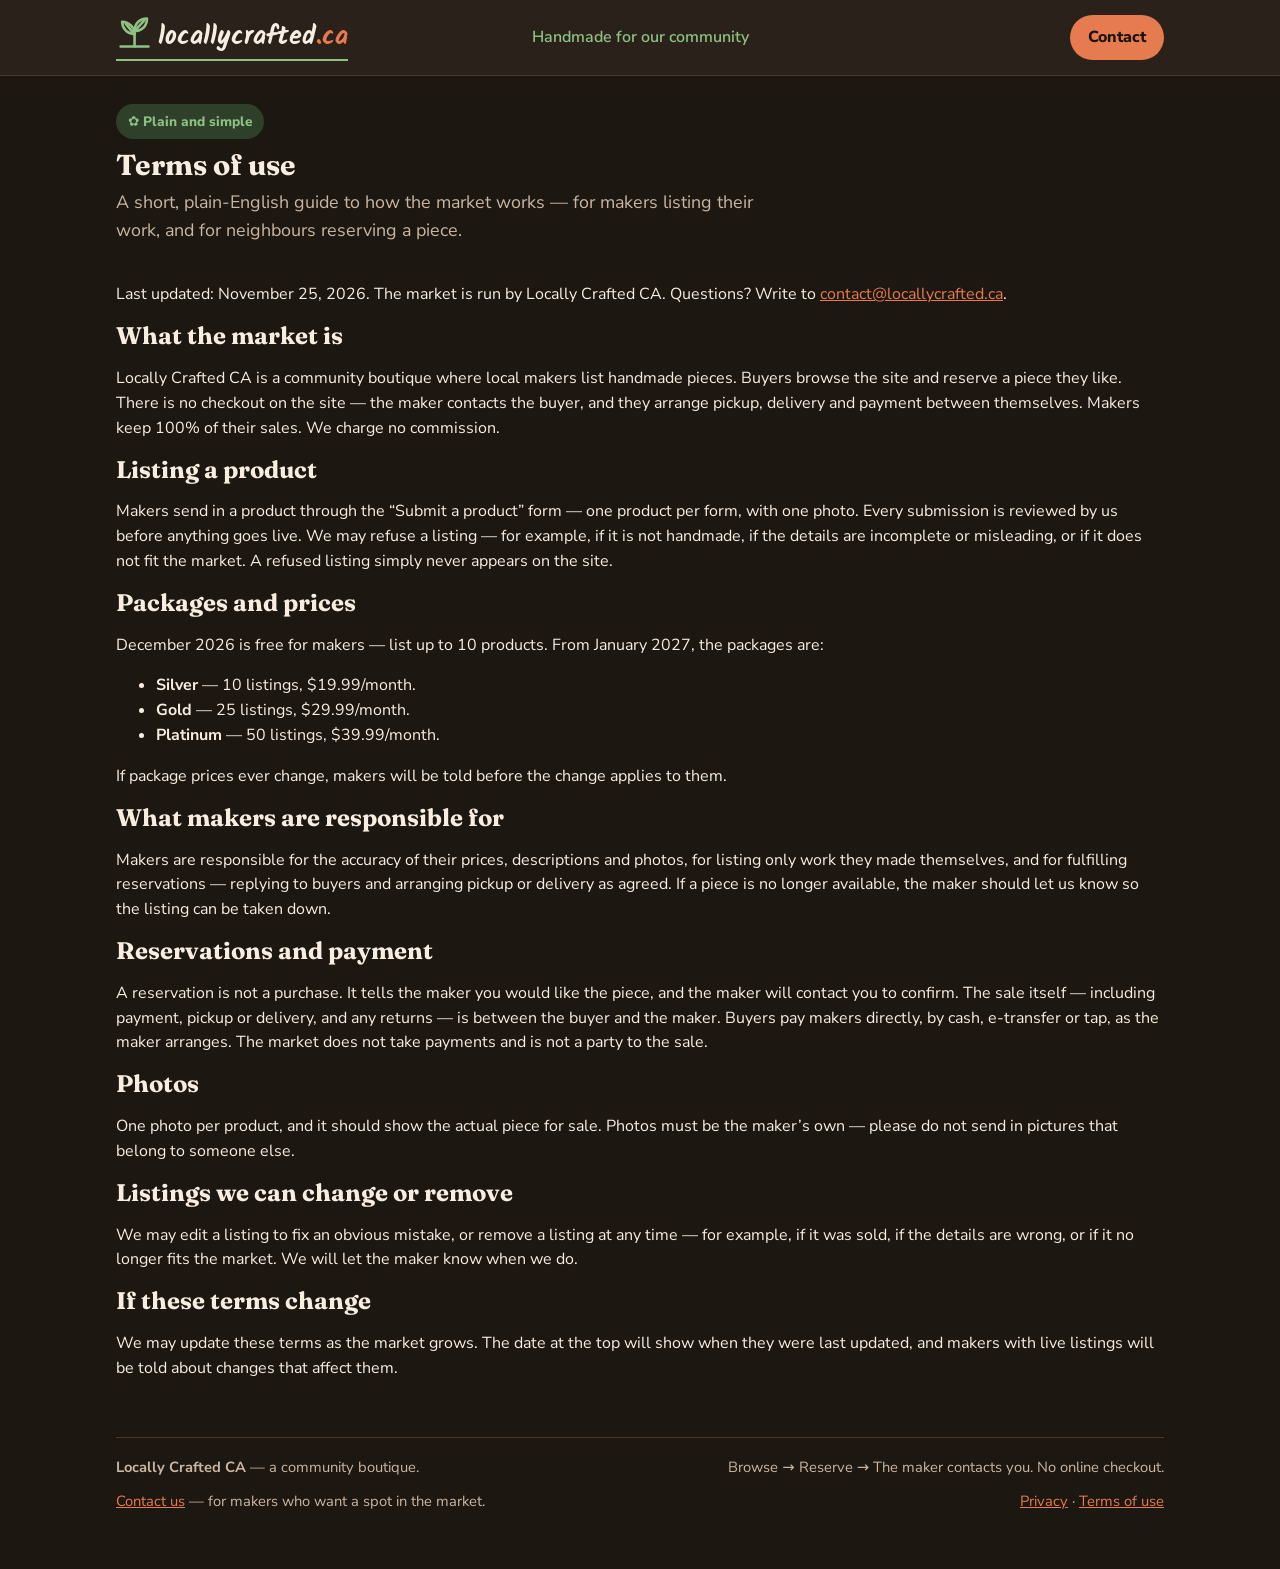
<file: terms.html>
<!doctype html>
<html lang="en">
<head>
<meta charset="utf-8" />
<meta name="viewport" content="width=device-width, initial-scale=1, viewport-fit=cover" />
<meta name="color-scheme" content="dark" />
<meta name="theme-color" content="#1D1712" />
<meta name="description" content="Terms of use for Locally Crafted CA — how listings work, what makers are responsible for, and how reservations and payments work." />
<link rel="icon" href="data:image/svg+xml,%3Csvg xmlns='http://www.w3.org/2000/svg' viewBox='0 0 64 64'%3E%3Ccircle cx='32' cy='32' r='30' fill='%23BC4A24'/%3E%3Ctext x='32' y='42' font-family='Georgia,serif' font-size='32' font-weight='bold' fill='%23FFF7EE' text-anchor='middle'%3EY%3C/text%3E%3C/svg%3E" />
<title>Terms of use — Locally Crafted CA</title>
<link rel="preconnect" href="https://fonts.googleapis.com">
<link rel="preconnect" href="https://fonts.gstatic.com" crossorigin>
<link href="https://fonts.googleapis.com/css2?family=Fraunces:opsz,wght@9..144,600;9..144,700&family=Nunito+Sans:opsz,wght@6..12,400;6..12,600;6..12,700;6..12,800&family=Kalam:wght@700&display=swap" rel="stylesheet">
<link rel="stylesheet" href="styles.css" />
<!-- Google Analytics 4 — property locallycrafted.ca (G-V7WQTL1XP1).
     Config lives in ga.js (external file, not inline) so the site's
     Content-Security-Policy stays strict (no 'unsafe-inline'). -->
<script async src="https://www.googletagmanager.com/gtag/js?id=G-V7WQTL1XP1"></script>
<script src="/ga.js" defer></script>
</head>
<body>

<header class="topbar">
  <div class="topbar-inner">
    <a class="brand" href="/"><svg viewBox="0 0 24 24" fill="none" stroke="currentColor" stroke-width="1.7" stroke-linecap="round" stroke-linejoin="round" aria-hidden="true"><path d="M12 13C7 13 4 9 4 5c4 0 8 3.5 8 8Z"/><path d="M12 11c0-4.5 3-8 8-8 0 5-3.5 8-8 8Z"/><path d="M11 12 6.5 6.5"/><path d="M13 10l5-5.5"/><path d="M12 21V11"/><path d="M3 21h18"/></svg>locallycrafted<span>.ca</span></a>
    <span class="topbar-tagline">Handmade for our community</span>
    <a class="topnav-link" href="/contact">Contact</a>
  </div>
</header>

<div class="wrap">

  <div class="hero">
    <span class="hero-badge">✿ Plain and simple</span>
    <h1>Terms of use</h1>
    <p class="lead">A short, plain-English guide to how the market works — for makers listing their work, and for neighbours reserving a piece.</p>
  </div>

  <div class="form-layout" style="grid-template-columns:1fr">
    <div class="page-card">
      <p class="updated">Last updated: November 25, 2026. The market is run by Locally Crafted CA. Questions? Write to <a href="mailto:contact@locallycrafted.ca">contact@locallycrafted.ca</a>.</p>

      <h2>What the market is</h2>
      <p>Locally Crafted CA is a community boutique where local makers list handmade pieces. Buyers browse the site and reserve a piece they like. There is no checkout on the site — the maker contacts the buyer, and they arrange pickup, delivery and payment between themselves. Makers keep 100% of their sales. We charge no commission.</p>

      <h2>Listing a product</h2>
      <p>Makers send in a product through the “Submit a product” form — one product per form, with one photo. Every submission is reviewed by us before anything goes live. We may refuse a listing — for example, if it is not handmade, if the details are incomplete or misleading, or if it does not fit the market. A refused listing simply never appears on the site.</p>

      <h2>Packages and prices</h2>
      <p>December 2026 is free for makers — list up to 10 products. From January 2027, the packages are:</p>
      <ul>
        <li><strong>Silver</strong> — 10 listings, $19.99/month.</li>
        <li><strong>Gold</strong> — 25 listings, $29.99/month.</li>
        <li><strong>Platinum</strong> — 50 listings, $39.99/month.</li>
      </ul>
      <p>If package prices ever change, makers will be told before the change applies to them.</p>

      <h2>What makers are responsible for</h2>
      <p>Makers are responsible for the accuracy of their prices, descriptions and photos, for listing only work they made themselves, and for fulfilling reservations — replying to buyers and arranging pickup or delivery as agreed. If a piece is no longer available, the maker should let us know so the listing can be taken down.</p>

      <h2>Reservations and payment</h2>
      <p>A reservation is not a purchase. It tells the maker you would like the piece, and the maker will contact you to confirm. The sale itself — including payment, pickup or delivery, and any returns — is between the buyer and the maker. Buyers pay makers directly, by cash, e-transfer or tap, as the maker arranges. The market does not take payments and is not a party to the sale.</p>

      <h2>Photos</h2>
      <p>One photo per product, and it should show the actual piece for sale. Photos must be the maker’s own — please do not send in pictures that belong to someone else.</p>

      <h2>Listings we can change or remove</h2>
      <p>We may edit a listing to fix an obvious mistake, or remove a listing at any time — for example, if it was sold, if the details are wrong, or if it no longer fits the market. We will let the maker know when we do.</p>

      <h2>If these terms change</h2>
      <p>We may update these terms as the market grows. The date at the top will show when they were last updated, and makers with live listings will be told about changes that affect them.</p>
    </div>
  </div>

  <footer>
    <span><strong>Locally Crafted CA</strong> — a community boutique.</span>
    <span>Browse → Reserve → The maker contacts you. No online checkout.</span>
    <span><a href="/contact">Contact us</a> — for makers who want a spot in the market.</span>
    <span><a href="/privacy">Privacy</a> · <a href="/terms">Terms of use</a></span>
  </footer>
</div>

</body>
</html>
</file>
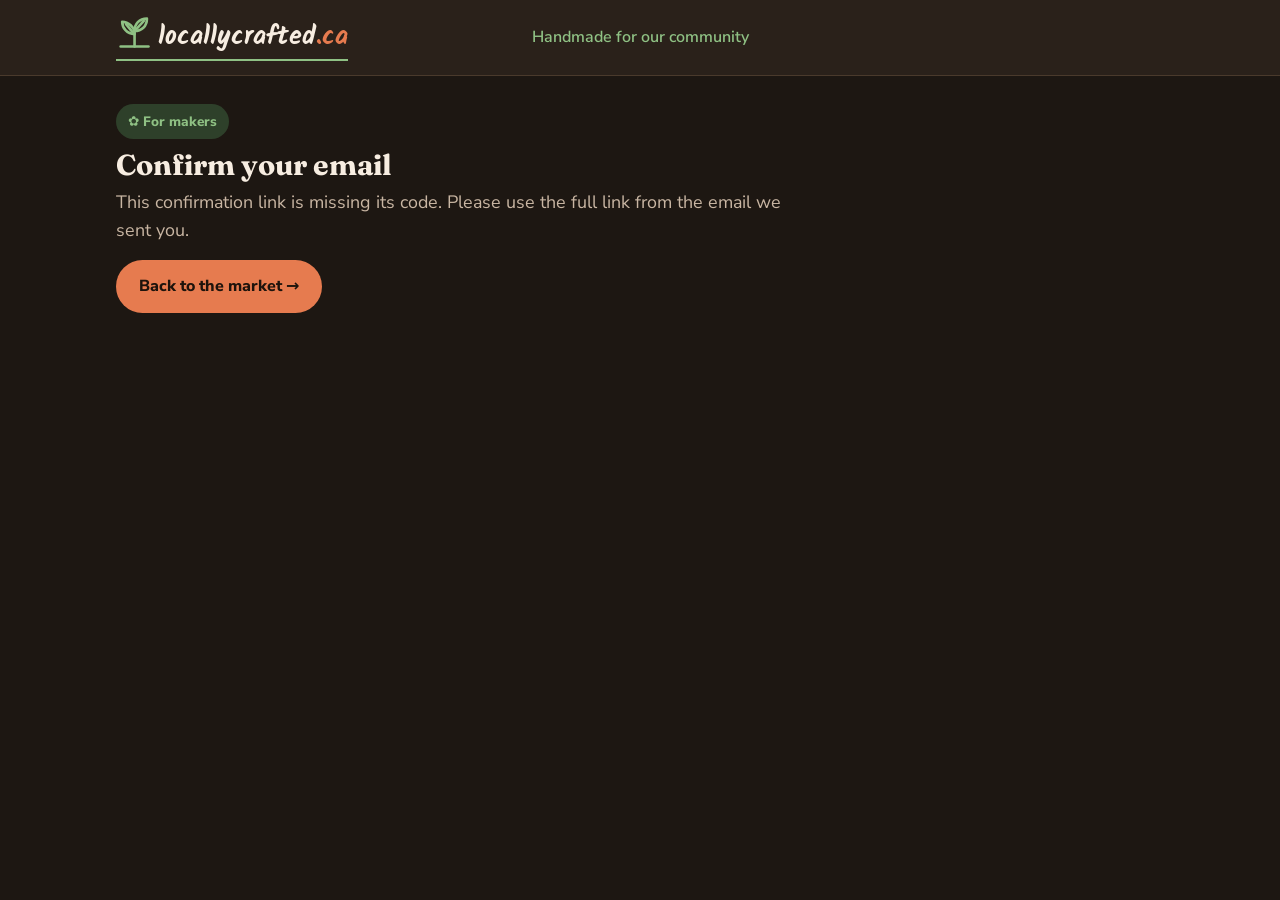
<file: verify-submission.html>
<!doctype html>
<html lang="en">
<head>
<meta charset="utf-8" />
<meta name="viewport" content="width=device-width, initial-scale=1, viewport-fit=cover" />
<meta name="color-scheme" content="dark" />
<meta name="theme-color" content="#1D1712" />
<meta name="robots" content="noindex,nofollow" />
<meta name="description" content="Confirm your email for Locally Crafted CA so your submitted product can be reviewed." />
<link rel="icon" href="data:image/svg+xml,%3Csvg xmlns='http://www.w3.org/2000/svg' viewBox='0 0 64 64'%3E%3Ccircle cx='32' cy='32' r='30' fill='%23BC4A24'/%3E%3Ctext x='32' y='42' font-family='Georgia,serif' font-size='32' font-weight='bold' fill='%23FFF7EE' text-anchor='middle'%3EY%3C/text%3E%3C/svg%3E" />
<title>Confirm your email — Locally Crafted CA</title>
<link rel="preconnect" href="https://fonts.googleapis.com">
<link rel="preconnect" href="https://fonts.gstatic.com" crossorigin>
<link href="https://fonts.googleapis.com/css2?family=Fraunces:opsz,wght@9..144,600;9..144,700&family=Nunito+Sans:opsz,wght@6..12,400;6..12,600;6..12,700;6..12,800&family=Kalam:wght@700&display=swap" rel="stylesheet">
<link rel="stylesheet" href="styles.css" />
<!-- Google Analytics 4 — property locallycrafted.ca (G-V7WQTL1XP1).
     Config lives in ga.js (external file, not inline) so the site's
     Content-Security-Policy stays strict (no 'unsafe-inline'). -->
<script async src="https://www.googletagmanager.com/gtag/js?id=G-V7WQTL1XP1"></script>
<script src="/ga.js" defer></script>
</head>
<body>

<header class="topbar">
  <div class="topbar-inner">
    <a class="brand" href="/"><svg viewBox="0 0 24 24" fill="none" stroke="currentColor" stroke-width="1.7" stroke-linecap="round" stroke-linejoin="round" aria-hidden="true"><path d="M12 13C7 13 4 9 4 5c4 0 8 3.5 8 8Z"/><path d="M12 11c0-4.5 3-8 8-8 0 5-3.5 8-8 8Z"/><path d="M11 12 6.5 6.5"/><path d="M13 10l5-5.5"/><path d="M12 21V11"/><path d="M3 21h18"/></svg>locallycrafted<span>.ca</span></a>
    <span class="topbar-tagline">Handmade for our community</span>
  </div>
</header>

<div class="wrap">
  <div class="hero">
    <span class="hero-badge">✿ For makers</span>
    <h1>Confirm your email</h1>
    <p class="lead" id="verify-message">Checking your confirmation link…</p>
    <p><a class="btn btn-primary" href="/">Back to the market →</a></p>
  </div>
</div>

<script src="verify-submission.js"></script>
</body>
</html>
</file>
<file: styles.css>
/* Yasmine's Local Market — styles. Dark by default, on every device
   (Nov 26, 2026): the dark palette below is the base theme, not a
   prefers-color-scheme override — a light-mode laptop or phone shows
   the same dark green/black + cream + orange look. The dark values are
   unchanged from the old dark-mode palette. color-scheme: dark keeps
   native controls (inputs, scrollbars, date pickers) dark too. */
:root{
  color-scheme: dark;
  --bg:#1D1712; --surface:#2A211A; --surface2:#33281E; --ink:#F7EDE1; --muted:#C9B6A3;
  --line:#4A3A2C; --accent:#E67B4F; --accent-ink:#1D130C; --accent-soft:#4A2E1F;
  --sage:#8FC184; --sage-soft:#2E402A; --gold:#E3B34E; --gold-soft:#453716; --price-bg:#26363F;
  --shadow:0 10px 30px rgba(0,0,0,.35); --radius:18px;
}
*{box-sizing:border-box}
html{scroll-behavior:smooth}
body{margin:0;background:var(--bg);color:var(--ink);font-family:"Nunito Sans",system-ui,sans-serif;line-height:1.55}
h1,h2,h3{font-family:"Fraunces",Georgia,serif;line-height:1.12;margin:0}
img{display:block;max-width:100%}
button,input,textarea,select{font:inherit}
button,[role="button"]{min-height:44px}
a{color:var(--accent)}

.wrap{max-width:1080px;margin:0 auto;padding:0 16px 56px}
.view{display:none}
.view.active{display:block}

/* Top bar */
.topbar{border-bottom:1px solid var(--line);background:var(--surface)}
.topbar-inner{max-width:1080px;margin:0 auto;padding:14px 16px;display:grid;grid-template-columns:minmax(0,1fr) auto minmax(0,1fr);align-items:center;gap:12px}
.brand{font-family:"Kalam","Nunito Sans",system-ui,sans-serif;font-size:1.6rem;font-weight:700;text-decoration:none;color:var(--ink);border-bottom:2px solid var(--sage);padding-bottom:1px}
.brand svg{width:1.45em;height:1.45em;vertical-align:-0.28em;margin-right:.2em;color:var(--sage)}
.brand span{color:var(--accent)}
.topbar-inner .brand{justify-self:start;white-space:nowrap}
.topbar-tagline{justify-self:center;text-align:center;font-size:1rem;color:var(--sage);font-weight:600;line-height:1.3;min-width:0}
.topbar-tag{margin-left:auto;font-size:.88rem;color:var(--muted);font-weight:700}
.topnav-link{justify-self:end;white-space:nowrap;font-weight:800;text-decoration:none;color:var(--accent-ink);background:var(--accent);border-radius:999px;padding:10px 18px;min-height:44px;display:inline-flex;align-items:center;gap:6px}
.topnav-link svg{width:1.1em;height:1.1em;flex:none}
.topnav-link:hover{filter:brightness(1.06);color:var(--accent-ink)}

/* Hero */
.hero{padding:28px 0 8px;text-align:left}
.hero-badge{display:inline-flex;align-items:center;gap:8px;background:var(--sage-soft);color:var(--sage);font-weight:800;font-size:.85rem;padding:7px 12px;border-radius:999px}
.hero h1{font-size:clamp(1.3rem,3vw,1.8rem);margin:10px 0 8px;max-width:26ch}
.hero p.lead{font-size:1.12rem;color:var(--muted);max-width:62ch;margin:0}
.hero-actions{display:flex;gap:16px;flex-wrap:wrap;margin:22px 0 0;padding:0 24px}
.hero-actions .btn{padding:13px 24px}

/* Maker invitation band — sits between the note-strip and the Featured maker.
   Text on the left, Submit button on the right. */
.maker-band{margin:24px 0 6px;background:var(--sage-soft);border:1px solid var(--line);border-radius:16px;padding:18px 22px;display:flex;align-items:center;justify-content:space-between;gap:20px}
.maker-band>div{flex:1;min-width:0}
.maker-band h2{font-size:1.3rem}
.maker-band p{margin:4px 0 0;color:var(--muted);font-size:1rem}
.maker-band .btn{flex:none}
@media (max-width:700px){
  .maker-band{flex-direction:column;align-items:stretch;gap:14px}
  .maker-band .btn{width:100%}
}
.how{display:grid;grid-template-columns:repeat(3,1fr);gap:12px;margin:22px 0 6px}
.how-step{background:var(--surface);border:1px solid var(--line);border-radius:14px;padding:16px}
.how-step b{display:flex;align-items:center;gap:10px;font-size:1rem}
.how-num{width:30px;height:30px;border-radius:50%;background:var(--accent);color:var(--accent-ink);display:inline-flex;align-items:center;justify-content:center;font-family:"Fraunces",serif;flex:none}
.how-step p{margin:8px 0 0;color:var(--muted);font-size:.95rem}

/* How it works section */
.how-it-works{margin:26px 0 6px}
.how-it-works h2{font-size:1.7rem;margin-bottom:6px}
.how-it-works .lede{color:var(--muted);margin:0 0 14px;max-width:62ch}
.how-it-works .how{margin:0}

/* Spotlight */
.spotlight{margin:13px 0 6px;background:var(--surface);border:1px solid var(--line);border-radius:14px;overflow:hidden;box-shadow:var(--shadow);display:grid;grid-template-columns:250px 1fr;align-items:stretch}
.spotlight img{width:100%;height:100%;object-fit:cover;object-position:center 35%;min-height:150px}
.spotlight-body{padding:12px 14px}
.tag{font-size:.78rem;font-weight:800;letter-spacing:.07em;text-transform:uppercase;color:var(--accent)}
.spotlight h2{font-size:1.2rem;margin:4px 0 4px}
.spotlight .btn{padding:8px 14px;font-size:.85rem}
.maker{color:var(--muted);font-weight:700}
.price{font-size:1.5rem;font-weight:800;margin:12px 0}
.price small{font-size:.9rem;color:var(--muted);font-weight:600}
.spotlight p.desc{color:var(--muted);margin:0 0 10px;font-size:.88rem;line-height:1.4}

.btn{display:inline-flex;align-items:center;justify-content:center;gap:8px;border-radius:999px;padding:13px 22px;font-weight:800;border:1px solid transparent;cursor:pointer;text-decoration:none;font-size:1rem}
.btn-primary{background:var(--accent);color:var(--accent-ink)}
.btn-primary:hover{filter:brightness(1.06)}
.btn-primary:disabled{opacity:.6;cursor:wait}
.btn-ghost{background:transparent;color:var(--ink);border-color:var(--line)}
.btn-block{width:100%}

/* Grid */
.section-head{display:flex;align-items:end;justify-content:space-between;gap:16px;margin:34px 0 14px;flex-wrap:wrap}
.section-head h2{font-size:1.7rem}
.section-head p{color:var(--muted);margin:4px 0 0}
.grid{display:grid;grid-template-columns:repeat(5,1fr);gap:10px}

/* Category pills — filter the shop grid by craft type (front page).
   All is filled terracotta when selected; the rest are sage-outline pills. */
.cat-pills{display:flex;gap:10px;flex-wrap:wrap;justify-content:center;margin:20px 0 4px}
.cat-pill{border:1.5px solid var(--sage);background:var(--surface);color:var(--ink);border-radius:999px;padding:10px 20px;font-weight:800;font-size:.98rem;cursor:pointer}
.cat-pill:hover{border-color:var(--accent);color:var(--accent)}
.cat-pill.active{background:var(--accent);border-color:var(--accent);color:var(--accent-ink)}
/* Festive decoration for the Christmas Gifts pill only: a Santa hat
   perched on the pill's top-right corner and a frost snowflake beside the
   label. Inline SVG; the hat is sized to read clearly as a hat (red cone,
   white trim and pom-pom) and hangs mostly outside the pill, so it never
   covers the label or changes the pill's size or the row's wrapping. */
.cat-pill.xmas{position:relative}
.cat-pill .xmas-hat{position:absolute;top:-14px;right:-6px;width:32px;height:27px;transform:rotate(14deg);pointer-events:none;filter:drop-shadow(0 1px 1px rgba(0,0,0,.25))}
.cat-pill .xmas-snow{width:13px;height:13px;vertical-align:-2px;margin-left:5px}
/* Shown in the grid when the picked category has no listings yet. */
.grid-empty{grid-column:1/-1;text-align:center;color:var(--muted);font-size:1.05rem;padding:34px 16px;background:var(--surface);border:1px dashed var(--line);border-radius:var(--radius)}
/* Pagination under the product grid — only shown when there is more
   than one page of listings (15 per page). Same pill look as the
   category pills; the current page is filled terracotta. */
.pagination{display:flex;justify-content:center;align-items:center;gap:8px;flex-wrap:wrap;margin:22px 0 4px}
.pagination[hidden]{display:none}
.page-btn{min-width:44px;min-height:44px;padding:10px 14px;border:1.5px solid var(--sage);background:var(--surface);color:var(--ink);border-radius:999px;font-weight:800;font-size:.95rem;cursor:pointer}
.page-btn:hover{border-color:var(--accent);color:var(--accent)}
.page-btn.current{background:var(--accent);border-color:var(--accent);color:var(--accent-ink);cursor:default}
.page-btn:disabled{opacity:.45;cursor:not-allowed}
.page-btn:disabled:hover{border-color:var(--sage);color:var(--ink)}
.card{background:var(--surface);border:1px solid var(--line);border-radius:var(--radius);overflow:hidden;display:flex;flex-direction:column;position:relative}
.card img{width:100%;aspect-ratio:4/3;object-fit:cover}
/* Placeholder block for listings with no photo yet: same 4/3 shape as a
   photo, warm cream, maker's initials in a large sage serif. */
.card-photo-ph{width:100%;aspect-ratio:4/3;background:var(--bg);display:flex;align-items:center;justify-content:center}
.card-photo-ph span{font-family:"Fraunces",Georgia,serif;font-weight:700;font-size:2rem;color:var(--sage);line-height:1}

/* Tiny vendor-logo badge on each listing card (top-right corner).
   32px circle; a real logo image fills it, otherwise the monogram
   (vendor initials) shows — never a broken image. */
.vendor-badge{position:absolute;top:8px;right:8px;width:28px;height:28px;border-radius:50%;background:var(--surface);border:2px solid #fff;box-shadow:0 2px 8px rgba(0,0,0,.28);display:flex;align-items:center;justify-content:center;overflow:hidden;z-index:2;text-decoration:none;flex:none}
.vendor-badge img{position:absolute;inset:0;width:100%;height:100%;object-fit:cover;aspect-ratio:auto}
.vendor-mono{font-family:"Fraunces",Georgia,serif;font-weight:700;font-size:.72rem;color:var(--accent);line-height:1}
/* "See all from …" — a maker chip, never plain text stuck in the body.
   On listing cards it is a full-width soft sage chip: the maker's
   monogram in a little circle, then the link text, so it reads as a
   clear action of its own instead of blending into the maker line
   and description. The Featured maker button carries the same
   monogram chip inside its solid terracotta pill, so the two look
   like one family. Wording stays exactly "See all from <maker> →"
   and the destination never changes. */
.vendor-link{margin:8px 0 0}
.vendor-link a.see-all-chip{display:flex;align-items:center;gap:8px;min-height:44px;padding:7px 12px 7px 7px;background:var(--sage-soft);border:1px solid var(--sage);border-radius:12px;color:var(--ink);font-size:.85rem;font-weight:800;line-height:1.25;text-decoration:none}
.vendor-link a.see-all-chip:hover{border-color:var(--accent);background:var(--accent-soft)}
.see-all-mono{width:28px;height:28px;border-radius:50%;background:var(--surface);color:var(--accent);border:1px solid var(--line);font-family:"Fraunces",Georgia,serif;font-weight:700;font-size:.72rem;line-height:1;display:inline-flex;align-items:center;justify-content:center;flex:none}
#fm-button .see-all-mono{background:var(--accent-ink);border-color:transparent}
a.vendor-badge:hover{transform:scale(1.1)}
.spotlight{position:relative}
.vendor-badge-spot{top:14px;right:14px}
.card-body{padding:10px;display:flex;flex-direction:column;gap:3px;flex:1}
/* Card text alignment — every card in a row lines up, even when a
   title wraps and another does not (e.g. "Speckled Dinner Plate" on
   one line vs "Ribbed Stoneware Planter" on two). Titles always take
   exactly two lines of space, the maker line two lines, and the
   description three lines (clamped); the price + Reserve button row is
   pinned to the bottom of the card with margin-top:auto. Full product
   names are kept — nothing is renamed or shortened. */
.card h3{font-size:.92rem;line-height:1.25;min-height:2.5em;display:-webkit-box;-webkit-line-clamp:2;-webkit-box-orient:vertical;overflow:hidden}
.card .maker{font-size:.8rem;font-weight:800;line-height:1.3;min-height:2.6em}
.card .desc{color:var(--muted);font-size:.82rem;line-height:1.35;margin:0;flex:none;min-height:4.05em;display:-webkit-box;-webkit-line-clamp:3;-webkit-box-orient:vertical;overflow:hidden}
.card-row{display:flex;align-items:center;justify-content:space-between;margin-top:auto;padding-top:6px;gap:6px}
.card .price-sm{font-weight:800;font-size:.92rem;margin:0}
/* Price badge — the price sits in a round badge, same family as the
   "See all from …" maker chip: green (sage) border, light bluish
   interior. A short price ($9–$85) reads as a circle; a longer price
   stretches the same shape into a pill — nothing is squeezed or cut
   off, and no price value changes. It stays in the card row beside
   Reserve, so prices and buttons still line up across the row. */
.card .price-badge{display:inline-flex;align-items:center;justify-content:center;min-width:48px;min-height:48px;padding:6px 12px;border:2px solid var(--sage);border-radius:999px;background:var(--price-bg);color:var(--ink);text-align:center;line-height:1;flex:none}
.card .btn{padding:8px 10px;font-size:.82rem}

.note-strip{margin-top:28px;background:var(--surface2);border:1px solid var(--line);border-radius:16px;padding:18px 20px;display:grid;grid-template-columns:repeat(3,1fr);gap:16px}
.note-strip h3{font-size:1.05rem;margin-bottom:6px}
.note-strip p{margin:0;color:var(--muted);font-size:.95rem}
/* The same strip moved to the top, directly under the H1: tighter top margin so it sits close under the heading. */
.note-strip-top{margin:18px 0 8px}
/* Subtle lift for the top strip: a whisper of sage on the strip, a
   thin terracotta top edge on each card, slightly bolder headings and
   a soft shadow — noticeable, never loud. */
.note-strip-top{background:var(--sage-soft);box-shadow:var(--shadow)}
.note-strip-top>div{background:var(--surface);border:1px solid var(--line);border-top:3px solid var(--accent);border-radius:12px;padding:14px 16px}
.note-strip-top h3{font-weight:800}
.note-icon{width:26px;height:26px;color:var(--accent);margin-bottom:6px}

.makers-cta{margin-top:36px;background:var(--sage-soft);border:1px solid var(--line);border-top:4px solid var(--accent);border-radius:18px;padding:14px 32px 30px;display:flex;flex-wrap:wrap;align-items:center;gap:32px;box-shadow:var(--shadow)}
.makers-cta-text{flex:1;min-width:0}
.makers-cta h2{font-size:clamp(1.4rem,3vw,1.7rem);margin:6px 0 8px}
.makers-cta p{margin:0;color:var(--muted);font-size:1rem;max-width:56ch}
.makers-cta-note{margin-top:10px !important;font-weight:700;color:var(--sage) !important;font-size:.95rem}
.makers-cta-actions{display:flex;flex-direction:column;gap:12px;flex:none;width:280px}
.makers-cta-actions .btn{width:100%}
.makers-pay{display:flex;align-items:center;justify-content:center;gap:12px;flex:0 0 100%;margin:6px 0 0;color:var(--muted);font-size:1rem;font-weight:700;text-align:center}
.makers-pay img{flex:none}
@media (max-width:700px){
  .makers-cta{flex-direction:column;align-items:stretch;gap:20px;padding:24px 20px}
  .makers-cta-actions{width:100%}
}

/* Newsletter signup — in the makers band under "Contact us about a spot".
   Same Forest/Sage/Terracotta as the rest of the site. */
.newsletter-form{margin-top:6px}
.newsletter-form label{display:block;font-weight:800;font-size:.95rem;margin-bottom:7px}
.newsletter-row{display:flex;flex-direction:column;gap:8px}
.newsletter-row #nl-email{width:100%;padding:12px 14px;border:2px solid var(--sage);border-radius:12px;background:var(--surface);color:var(--ink)}
.newsletter-row #nl-email:focus{outline:none;border-color:var(--sage);box-shadow:0 0 0 3px var(--sage-soft)}
.newsletter-row .btn{width:auto;align-self:flex-end;padding:9px 18px;font-size:.9rem;min-height:42px}
.newsletter-msg{font-size:.9rem;margin:8px 0 0;min-height:1.2em}
.newsletter-msg.ok{color:var(--sage);font-weight:700}
.newsletter-msg.err{color:#F2A5A5;font-weight:700}

/* Share box (vendor page) */
.share-box{margin-top:28px;background:var(--surface);border:1px solid var(--line);border-radius:16px;padding:20px 22px;box-shadow:var(--shadow)}
.share-box h3{font-size:1.2rem;margin-bottom:6px}
.share-box p{margin:0 0 12px;color:var(--muted);font-size:.97rem}
.copy-row{display:flex;gap:10px;flex-wrap:wrap}
.copy-row input{flex:1;min-width:220px}
.copy-row .btn{flex:none}
.share-box .hint{margin:10px 0 0}

/* Form view */
.backlink{display:inline-flex;align-items:center;gap:6px;font-weight:800;padding:14px 0 4px;background:none;border:0;color:var(--accent);cursor:pointer;font-size:1rem}
.form-layout{display:grid;grid-template-columns:1fr 1.2fr;gap:20px;margin-top:14px;align-items:start}
.product-summary{background:var(--surface);border:1px solid var(--line);border-radius:18px;overflow:hidden;box-shadow:var(--shadow)}
.product-summary img{width:100%;aspect-ratio:4/3;object-fit:cover}
.product-summary .ps-body{padding:18px}
.product-summary h2{font-size:1.4rem;margin:4px 0 4px}
.email-preview{margin-top:14px;background:var(--gold-soft);border:1px dashed color-mix(in srgb, var(--gold) 55%, var(--line));border-radius:12px;padding:14px;font-size:.92rem}
.email-preview b{display:block;margin-bottom:6px}
.email-preview p{margin:0;color:var(--muted)}
form.reserve{background:var(--surface);border:1px solid var(--line);border-radius:18px;padding:22px;box-shadow:var(--shadow)}
form.reserve h2{font-size:1.5rem;margin-bottom:6px}
form.reserve .sub{color:var(--muted);margin:0 0 18px}
.field{margin-bottom:16px}
label{display:block;font-weight:800;margin-bottom:7px}
label .opt{font-weight:600;color:var(--muted);font-size:.88rem}
label .req{color:var(--accent)}
input[type="text"],input[type="email"],input[type="tel"],textarea,select{width:100%;border:1.5px solid var(--line);border-radius:12px;padding:13px 14px;background:var(--bg);color:var(--ink);min-height:48px}
textarea{min-height:120px;resize:vertical}
.hint{font-size:.88rem;color:var(--muted);margin-top:6px}
.delivery-note{display:none;background:var(--gold-soft);border:1px dashed color-mix(in srgb, var(--gold) 55%, var(--line));border-radius:10px;padding:11px 13px;margin:8px 0 0;font-size:.92rem}
.delivery-note.show{display:block}
.error{display:none;background:#4A2020;color:#FFD7D7;border:1px solid #7A3A3A;border-radius:10px;padding:11px 13px;margin-bottom:14px;font-weight:700}
.error.show{display:block}
.hp{position:absolute;left:-9999px;top:auto;width:1px;height:1px;overflow:hidden}

/* Confirmation */
.confirm{max-width:720px;margin:26px auto 0;text-align:center}
.check{width:76px;height:76px;border-radius:50%;background:var(--sage-soft);color:var(--sage);display:flex;align-items:center;justify-content:center;margin:0 auto 16px}
.check svg{width:38px;height:38px}
.confirm h2{font-size:2rem;margin-bottom:10px}
.confirm .lead{color:var(--muted);font-size:1.08rem;max-width:58ch;margin:0 auto}
.next-steps{text-align:left;background:var(--surface);border:1px solid var(--line);border-radius:18px;padding:22px;margin:24px 0;box-shadow:var(--shadow)}
.next-steps h3{font-size:1.2rem;margin-bottom:14px}
.step{display:flex;gap:14px;padding:12px 0;border-top:1px solid var(--line)}
.step:first-of-type{border-top:0;padding-top:2px}
.step p{margin:2px 0 0;color:var(--muted)}
.step b{font-size:1rem}
.summary{text-align:left;background:var(--surface2);border:1px solid var(--line);border-radius:16px;padding:18px;margin-bottom:22px}
.summary h3{font-size:1.05rem;margin-bottom:10px}
.summary dl{margin:0;display:grid;grid-template-columns:110px 1fr;gap:8px 14px;font-size:.97rem}
.summary dt{font-weight:800;color:var(--muted)}
.summary dd{margin:0;word-break:break-word}
.confirm-actions{display:flex;gap:12px;justify-content:center;flex-wrap:wrap}

/* "More from this maker" on the thank-you page (Nov 25 2026): this section
   had no layout rule at all, so each card stretched full-width and stacked
   vertically with a huge photo. Now a row of up to 3 small cards side by
   side, like the main grid. The 3-item cap lives in renderMoreFrom()
   (items.slice(0, 3)) and is unchanged — only layout and size change. */
.more-from{margin-top:24px;text-align:left}
.more-from h3{margin:0 0 10px}
.more-grid{display:grid;grid-template-columns:repeat(3,1fr);gap:10px}
.more-grid .card-body{padding:8px}
.more-grid .card h3{font-size:.88rem}
.more-grid .card .price-badge{min-width:44px;min-height:44px;padding:5px 10px}
.more-grid .card .btn{padding:7px 9px;font-size:.8rem}
.more-keep{margin:12px 0 0;text-align:center}

footer{margin-top:40px;border-top:1px solid var(--line);padding-top:18px;color:var(--muted);font-size:.92rem;display:flex;justify-content:space-between;gap:12px;flex-wrap:wrap}

@media (max-width:1100px){
  .grid{grid-template-columns:repeat(3,1fr)}
}
@media (max-width:820px){
  .grid{grid-template-columns:repeat(2,1fr)}
  .more-grid{grid-template-columns:repeat(2,1fr)}
  .spotlight{grid-template-columns:1fr}
  .spotlight img{min-height:180px;max-height:240px;object-position:center 35%}
  .form-layout{grid-template-columns:1fr}
  .how,.note-strip{grid-template-columns:1fr}
}
@media (max-width:700px){
  .topbar-inner{grid-template-columns:auto minmax(0,1fr) auto;gap:10px;padding:12px}
  .brand{font-size:1.35rem}
  .topbar-tagline{font-size:.78rem}
}
@media (max-width:520px){
  /* Mobile header (Nov 26, 2026): stack the top bar — logo on its own row,
     tagline on its own full-width row, Contact on its own row right-aligned.
     The 3-column grid crushed the tagline between the logo and the Contact
     button until it clipped behind the button. Desktop layout untouched. */
  .topbar-inner{display:flex;flex-direction:column;align-items:flex-start;gap:10px;padding:14px 16px 16px}
  .brand{font-size:1.35rem}
  .topbar-tagline{font-size:.95rem;text-align:left}
  .topnav-link{align-self:flex-end;padding:10px 18px}
  .grid{grid-template-columns:repeat(2,1fr);gap:8px}
  .more-grid{grid-template-columns:1fr}
  .hero{padding-top:20px}
  .hero-actions{flex-direction:column;gap:12px;padding:0 16px}
  .hero-actions .btn{width:100%}
  .summary dl{grid-template-columns:1fr}
  .summary dt{margin-top:6px}
  .topbar-tag{display:none}
}
@media (prefers-reduced-motion: reduce){ html{scroll-behavior:auto} }

/* December launch promo pop-up */
.promo-overlay{position:fixed;inset:0;z-index:60;background:rgba(43,33,24,.55);display:flex;align-items:center;justify-content:center;padding:16px}
.promo-overlay[hidden]{display:none}
.promo-modal{position:relative;background:var(--surface);color:var(--ink);border:1px solid var(--line);border-radius:22px;box-shadow:0 24px 60px rgba(0,0,0,.30);width:100%;max-width:560px;max-height:90vh;max-height:90dvh;overflow-y:auto;padding:0 22px 22px;text-align:center;animation:promo-in .25s ease-out}
@keyframes promo-in{from{opacity:0;transform:scale(.96)}to{opacity:1;transform:scale(1)}}
.promo-close{position:absolute;top:10px;right:10px;width:44px;height:44px;border-radius:50%;border:1px solid var(--line);background:var(--surface);color:var(--ink);font-size:1.5rem;line-height:1;cursor:pointer;display:flex;align-items:center;justify-content:center;z-index:1}
.promo-close:hover{background:var(--surface2)}
.promo-banner{margin:0 -22px 18px;background:var(--accent);color:var(--accent-ink);font-weight:800;letter-spacing:.08em;font-size:1.05rem;padding:14px 16px;border-radius:22px 22px 0 0}
.promo-banner .promo-off{color:var(--gold-soft)}
.promo-modal h2{font-size:1.7rem;margin:0 0 8px}
.promo-sub{color:var(--muted);margin:0 0 16px;font-size:1.02rem}
.promo-sub s{opacity:.75}
.promo-sub strong{color:var(--accent)}
.promo-plans{display:grid;grid-template-columns:repeat(3,1fr);gap:10px;margin:0 0 12px}
.promo-plan{background:var(--surface2);border:1px solid var(--line);border-radius:14px;padding:14px 10px;display:flex;flex-direction:column;gap:4px;align-items:center}
.promo-tier{font-size:.78rem;font-weight:800;letter-spacing:.08em;padding:4px 10px;border-radius:999px}
.promo-tier.silver{background:rgba(255,255,255,.65);color:#3A454F;border:1px solid #8A939E}
.promo-tier.gold{background:rgba(255,255,255,.55);color:#6B4E00;border:1px solid #A67C1A}
.promo-tier.platinum{background:rgba(255,255,255,.7);color:#2E3A44;border:1px solid #AEB8BF}
/* Metallic plan cards — same real-metal gradients as the vendor flyer */
.promo-plan.silver{background:linear-gradient(135deg,#C8CDD4 0%,#F5F7F9 28%,#D9DDE3 52%,#F0F2F5 74%,#B4BAC2 100%);border-color:#8A939E;border-top:3px solid #F5F7F9}
.promo-plan.silver .promo-price,.promo-plan.silver .promo-price small,.promo-plan.silver .promo-per,.promo-plan.silver b{color:#3A454F}
.promo-plan.gold{background:linear-gradient(135deg,#C9962E 0%,#F2C94C 26%,#E8B923 50%,#F9E08A 72%,#C9962E 100%);border-color:#A67C1A;border-top:3px solid #F9E08A}
.promo-plan.gold .promo-price,.promo-plan.gold .promo-price small,.promo-plan.gold .promo-per,.promo-plan.gold b{color:#6B4E00}
.promo-plan.platinum{background:linear-gradient(135deg,#DDE2E6 0%,#FAFBFC 32%,#EDF0F2 58%,#FFFFFF 80%,#D3D8DC 100%);border-color:#AEB8BF;border-top:3px solid #FFFFFF}
.promo-plan.platinum .promo-price,.promo-plan.platinum .promo-price small,.promo-plan.platinum .promo-per,.promo-plan.platinum b{color:#2E3A44}
.promo-plan b{font-size:.95rem}
.promo-price{font-family:"Fraunces",Georgia,serif;font-size:1.25rem;font-weight:700}
.promo-price small{font-size:.8rem;font-weight:600;color:var(--muted)}
.promo-per{font-size:.85rem;color:var(--muted);font-weight:700}
.promo-note{font-size:.95rem;color:var(--muted);margin:0 0 16px}
@media (max-width:520px){
  .promo-plans{grid-template-columns:1fr}
  .promo-plan{flex-direction:row;flex-wrap:wrap;justify-content:center;gap:2px 12px;padding:12px}
  .promo-modal h2{font-size:1.45rem}
  .promo-banner{font-size:.82rem;letter-spacing:.05em;padding:12px 54px 12px 14px;white-space:nowrap}
}
@media (prefers-reduced-motion: reduce){ .promo-modal{animation:none} }

/* Manage admin area — professional redesign (Nov 25, 2026).
   Visual only: same ids, classes and JS behaviour. Every rule is
   scoped under .manage (or #toast) so the public pages are untouched.
   Manage had no styles at all before this — plain browser defaults. */
.manage{max-width:1080px;margin:0 auto;padding:24px 16px 56px}
.manage h1{font-size:1.65rem;margin:0 0 6px}
.manage .sub{color:var(--muted);margin:0 0 4px;font-size:.98rem}
.manage .note{color:var(--muted);font-size:.9rem;margin:12px 0 0}
.manage .eyebrow{font-size:.8rem;font-weight:800;letter-spacing:.12em;text-transform:uppercase;color:var(--accent);margin:0 0 6px}
/* Dashboard header: title left, sign-out right, terracotta rule below. */
.dash-head{display:flex;justify-content:space-between;align-items:flex-end;gap:16px;flex-wrap:wrap;padding-bottom:16px;border-bottom:2px solid var(--accent);margin-bottom:6px}
.dash-actions{display:flex;gap:10px;flex-wrap:wrap}
/* Section navigation: tidy pills, one tap to each section. */
.mnav{display:flex;gap:8px;flex-wrap:wrap;margin:18px 0 4px}
.manage .chip{border:1.5px solid var(--sage);background:var(--surface);color:var(--ink);border-radius:999px;padding:9px 16px;font-weight:800;font-size:.92rem;cursor:pointer;min-height:44px}
.manage .chip:hover{border-color:var(--accent);color:var(--accent)}
.manage .chip.active{background:var(--accent);border-color:var(--accent);color:var(--accent-ink)}
/* Sections: soft cards with clear headings. */
.manage section.card{display:block;padding:22px 24px;margin-top:18px;box-shadow:var(--shadow)}
.manage section.card h2{font-size:1.35rem;margin:0 0 6px}
.manage section.card h3{font-size:1.1rem;margin:20px 0 6px}
.manage #loginCard .card,.manage #resetCard .card{display:block;padding:26px;margin-top:18px;box-shadow:var(--shadow)}
/* Forms: bold labels, soft bordered inputs, sage focus ring. */
.mfield{margin-bottom:14px;flex:1;min-width:200px}
.mfield label{display:block;font-weight:800;font-size:.9rem;margin-bottom:6px}
.mfield input,.mfield select,.mfield textarea{width:100%;padding:11px 12px;border:1.5px solid var(--line);border-radius:10px;background:var(--surface);color:var(--ink)}
.mfield input:focus,.mfield select:focus,.mfield textarea:focus{outline:none;border-color:var(--sage);box-shadow:0 0 0 3px var(--sage-soft)}
.mfield textarea{min-height:120px;resize:vertical}
.mrow{display:flex;gap:14px;flex-wrap:wrap}
/* Buttons: solid terracotta primary, quiet ghost secondary. */
.mbtn{background:var(--accent);color:var(--accent-ink);border:1.5px solid var(--accent);border-radius:999px;padding:11px 22px;font-weight:800;cursor:pointer}
.mbtn:hover{filter:brightness(.94)}
.mbtn:disabled{opacity:.55;cursor:not-allowed}
.mbtn-ghost{background:var(--surface);color:var(--ink);border-color:var(--sage)}
.mbtn-ghost:hover{border-color:var(--accent);color:var(--accent)}
.mlink{background:none;border:none;color:var(--accent);font-weight:800;cursor:pointer;padding:10px 0;min-height:44px;text-decoration:underline}
.err{display:none;color:#FFB4B4;font-weight:700;margin:8px 0}
/* Tables: clean rows, small-caps headers, sideways scroll on phones. */
.tablewrap{overflow-x:auto;margin-top:16px;border:1px solid var(--line);border-radius:12px}
.mtable{width:100%;border-collapse:collapse;font-size:.93rem;background:var(--surface)}
.mtable th{text-align:left;font-size:.8rem;letter-spacing:.04em;text-transform:uppercase;color:var(--muted);padding:12px;border-bottom:2px solid var(--line);white-space:nowrap}
.mtable td{padding:11px 12px;border-bottom:1px solid var(--line);vertical-align:top}
.mtable tr:last-child td{border-bottom:none}
.manage .pill{display:inline-block;background:var(--sage-soft);color:var(--sage);border-radius:999px;padding:3px 10px;font-size:.8rem;font-weight:800;white-space:nowrap}
.manage .pill.arch{background:var(--surface2);color:var(--muted)}
/* Buyer names in Reservations truncate with an ellipsis so a very long
   name already in the database can never stretch the table (new names
   are capped at 20 characters at the form and server-side). Full name
   shows on hover via the title attribute. */
.manage .buyer-name{display:inline-block;max-width:170px;overflow:hidden;text-overflow:ellipsis;white-space:nowrap;vertical-align:bottom}
.mini{background:var(--surface);border:1.5px solid var(--sage);color:var(--ink);border-radius:999px;padding:6px 12px;font-size:.85rem;font-weight:800;cursor:pointer;min-height:36px;margin:2px 4px 2px 0}
.mini:hover{border-color:var(--accent);color:var(--accent)}
.mini.danger{border-color:#F0856F;color:#F0856F}
/* Visits stats: four calm stat cards. */
.mgrid{display:grid;grid-template-columns:repeat(4,1fr);gap:12px;margin-top:16px}
.mstat{background:var(--surface2);border:1px solid var(--line);border-radius:14px;padding:16px;text-align:center}
.mstat strong{display:block;font-family:"Fraunces",Georgia,serif;font-size:1.9rem;line-height:1.1}
.mstat span{color:var(--muted);font-size:.88rem;font-weight:700}
.switchrow{display:flex;gap:12px;align-items:flex-start;background:var(--surface2);border:1px solid var(--line);border-radius:12px;padding:14px 16px;margin-top:16px;cursor:pointer}
.switchrow input{width:20px;height:20px;margin-top:2px;accent-color:var(--sage);flex:none}
.switchrow span span{display:block;color:var(--muted);font-size:.9rem;font-weight:400}
.manage .backlink{display:inline-block;margin-top:22px;font-weight:800}
/* Toast: dark Forest pill that slides up from the bottom. */
#toast{position:fixed;left:50%;bottom:24px;transform:translate(-50%,80px);background:#243032;color:#FAF7F2;border-radius:999px;padding:12px 22px;font-weight:700;box-shadow:0 12px 30px rgba(0,0,0,.3);opacity:0;pointer-events:none;transition:opacity .2s,transform .2s;z-index:80;max-width:calc(100vw - 32px);text-align:center}
#toast.show{opacity:1;transform:translate(-50%,0)}
@media (max-width:700px){
  .manage{padding:18px 12px 48px}
  .manage section.card{padding:18px 16px}
  .mgrid{grid-template-columns:repeat(2,1fr)}
  .dash-head{flex-direction:column;align-items:flex-start}
  .mnav{flex-wrap:nowrap;overflow-x:auto;padding-bottom:6px}
  .manage .chip{white-space:nowrap}
}
</file>
